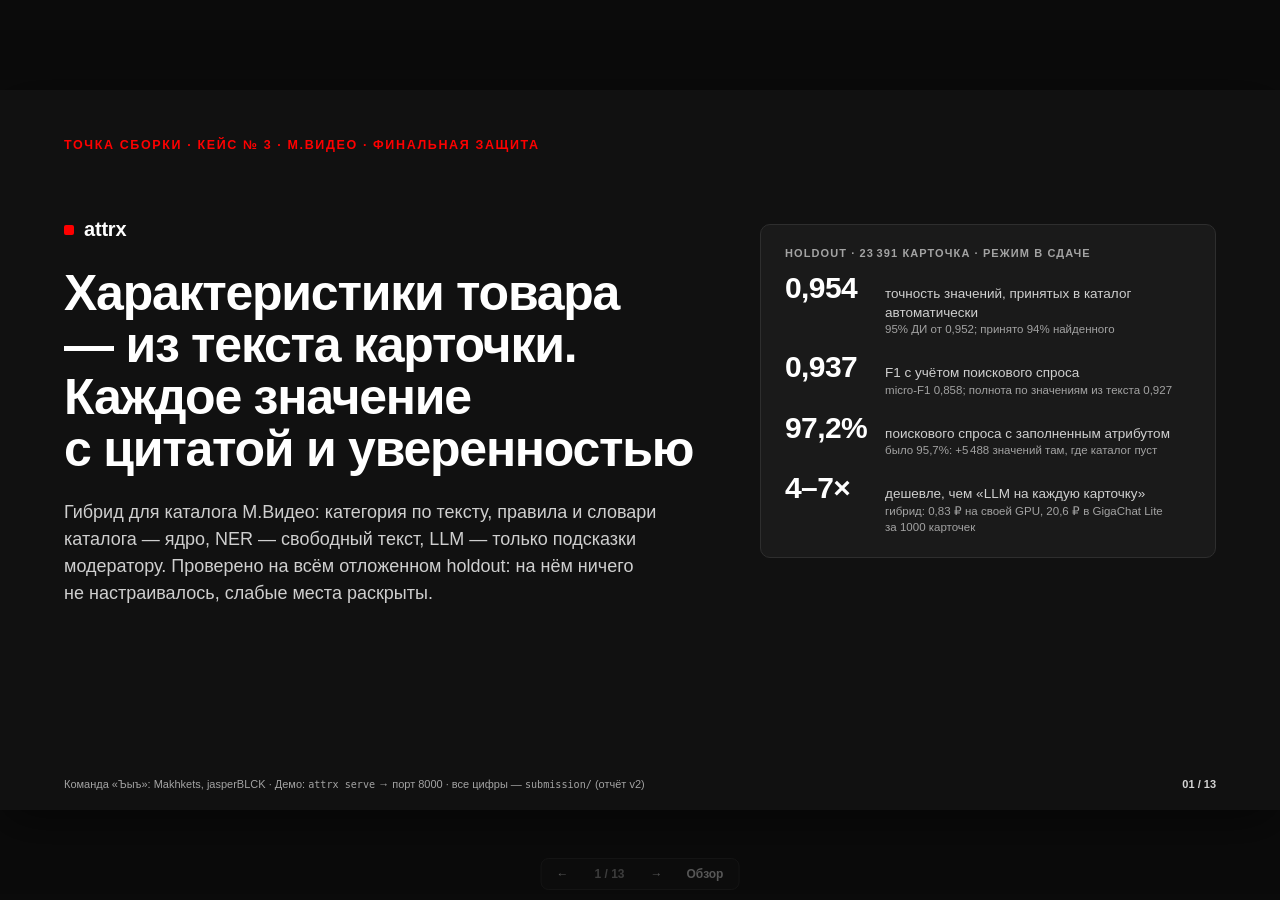
<file: docs/slides.html>
<!doctype html>
<html lang="ru">
<head>
<meta charset="utf-8">
<meta name="viewport" content="width=device-width, initial-scale=1">
<title>attrx — финальная защита</title>
<meta name="description" content="Финальная презентация кейса М.Видео: автозаполнение характеристик из текста карточки, результаты на holdout.">
<!-- Сгенерировано docs/slides.py из submission/*.json (отчёт v2) — правьте генератор, а не этот файл.
     Навигация: ← → / пробел, Home / End, 1–9, O — обзор, F — полный экран. -->
<style>
:root{
  --paper:#ffffff; --ink:#111111; --ink-2:#3a3a3a; --muted:#6b7280; --faint:#9ca3af;
  --hair:#e5e7eb; --wash:#f5f5f6; --bar:#9aa0a8;
  --red:#fe0000;      /* М.Видео: цвет обложки презентации кейса (слайд 1, сэмпл пикселей) — крупные заливки и линии */
  --red-ink:#e2231a;  /* акцент кейсодателя на белых слайдах; 4,7:1 на белом — мелкий красный текст */
  --red-wash:#fdeceb;
  --night:#111111; --night-2:#1a1a1a; --night-hair:#2e2e2e; --night-muted:#a3a3a3;
  --sans:"Inter","Adwaita Sans","Segoe UI","Noto Sans",Roboto,"Helvetica Neue",Arial,sans-serif;
  --mono:"JetBrains Mono","JetBrainsMono NF","Adwaita Mono",ui-monospace,Consolas,monospace;
  --s:1;
}
*{box-sizing:border-box;margin:0;padding:0}
html,body{height:100%}
body{background:#0b0b0b;font-family:var(--sans);color:var(--ink);-webkit-font-smoothing:antialiased;text-rendering:optimizeLegibility;font-kerning:normal}
.stage{position:fixed;inset:0;display:grid;place-items:center}
.frame{display:none;position:relative;width:calc(1280px * var(--s));height:calc(720px * var(--s));box-shadow:0 12px 48px rgba(0,0,0,.5)}
.frame.on{display:block}
.slide{position:absolute;left:0;top:0;width:1280px;height:720px;transform:scale(var(--s));transform-origin:0 0;overflow:hidden;
  background:var(--paper);color:var(--ink);padding:48px 64px 0}

/* типографика */
.kicker{font-size:12.5px;font-weight:650;letter-spacing:.13em;text-transform:uppercase;color:var(--red-ink)}
.h{font-size:37px;line-height:1.1;letter-spacing:-.02em;font-weight:720;margin-top:12px;max-width:1120px;text-wrap:balance}
.lead{font-size:17px;line-height:1.45;color:var(--ink-2);margin-top:10px;max-width:980px}
.lbl{display:block;font-size:11px;font-weight:650;letter-spacing:.1em;text-transform:uppercase;color:var(--muted);margin-bottom:6px}
.small{font-size:12px;line-height:1.45;color:var(--muted)}
.foot{position:absolute;left:64px;right:64px;bottom:18px;display:flex;justify-content:space-between;align-items:baseline;gap:32px;
  font-size:11px;line-height:1.4;color:var(--muted)}
.pg{font-weight:650;color:var(--ink-2);font-variant-numeric:tabular-nums;white-space:nowrap}
.todo{display:inline-block;border:1px dashed var(--red-ink);color:var(--red-ink);background:var(--red-wash);border-radius:4px;
  padding:0 6px;font-size:.84em;font-weight:650;line-height:1.55;white-space:nowrap;letter-spacing:0}
.pend{display:inline-block;border:1px dashed var(--faint);color:var(--ink-2);background:var(--wash);border-radius:4px;
  padding:0 6px;font-size:.84em;font-weight:650;line-height:1.55;white-space:nowrap;letter-spacing:0}
.st{display:inline-block;font-size:10px;font-weight:700;letter-spacing:.07em;text-transform:uppercase;border:1px solid currentColor;
  border-radius:3px;padding:0 4px;line-height:15px;vertical-align:1px;white-space:nowrap}
.st.plan{color:var(--muted)} .st.yes{color:var(--ink)}
q{quotes:"«" "»"}
.mono{font-family:var(--mono);font-size:.92em}
.cols{display:grid;grid-template-columns:repeat(12,1fr);column-gap:24px}
.rule{border-top:1px solid var(--hair)}

/* svg-схемы: цвета из токенов страницы */
svg{display:block;width:100%;height:auto;overflow:visible}
svg text{font-family:var(--sans);fill:var(--ink)}
svg .t{font-size:13.5px;font-weight:700} svg .u{font-size:11.5px;fill:var(--muted)} svg .e{font-size:12px;font-weight:600}
svg .box{fill:var(--paper);stroke:var(--ink);stroke-width:1.2}
svg .ln{stroke:var(--ink);stroke-width:1.2;fill:none}
svg .ah{fill:var(--ink)}
svg .hot{stroke:var(--red);stroke-width:2.4}
svg .red-fill{fill:var(--red);stroke:none}
svg .on-red{fill:#fff}

/* тёмные слайды */
.slide.dark{background:var(--night);color:#fff}
.dark .kicker{color:var(--red)}
.dark .foot{color:var(--night-muted)} .dark .pg{color:#d4d4d4}
.dark .small{color:var(--night-muted)}

/* 1 · обложка */
.cover-grid{display:grid;grid-template-columns:640px 1fr;column-gap:56px;margin-top:66px;align-items:start}
.wordmark{font-size:20px;font-weight:760;letter-spacing:-.01em;color:#fff;display:flex;align-items:center;gap:10px}
.wordmark::before{content:"";width:10px;height:10px;background:var(--red);border-radius:2px}
.cover-h{font-size:50px;line-height:1.04;letter-spacing:-.025em;font-weight:740;margin-top:26px;text-wrap:balance}
.cover-lead{font-size:18px;line-height:1.5;color:#cfcfcf;margin-top:24px;max-width:600px}
.demo{background:var(--night-2);border:1px solid var(--night-hair);border-radius:10px;padding:22px 24px;margin-top:6px}
.demo .src{font-size:15px;line-height:1.65;color:#e8e8e8}
.demo .src u{text-decoration:none;border-bottom:2px solid var(--red);padding-bottom:1px}
.demo .arrow{display:flex;align-items:center;gap:10px;margin:16px 0 12px;font-size:11px;font-weight:650;letter-spacing:.1em;text-transform:uppercase;color:var(--night-muted)}
.demo .arrow::after{content:"";flex:1;border-top:1px solid var(--night-hair)}
.demo .lblx{font-size:11px;font-weight:650;letter-spacing:.1em;text-transform:uppercase;color:var(--night-muted);margin-bottom:10px}
.out{display:grid;grid-template-columns:1fr auto auto;column-gap:18px;row-gap:2px;align-items:baseline}
.out .a{font-size:13px;color:#bdbdbd}
.out .v{font-size:17px;font-weight:700;color:#fff;text-align:right}
.out .c{font-size:15px;font-weight:650;color:#fff;font-variant-numeric:tabular-nums}
.out .qq{grid-column:1/-1;font-family:var(--mono);font-size:11.5px;color:var(--night-muted);margin-bottom:9px}
.s-cover .foot{font-size:12px}

/* 2 · проблема */
.chain{margin-top:22px}
.chain .t{font-size:14px}
.p-grid{display:grid;grid-template-columns:7fr 5fr;column-gap:48px;margin-top:22px}
.hero-row{display:flex;align-items:flex-end;gap:20px}
.hero{font-size:76px;line-height:.9;font-weight:760;letter-spacing:-.035em;white-space:nowrap}
.hero-cap{font-size:16px;line-height:1.35;color:var(--ink-2);max-width:400px;padding-bottom:4px}
.bars{margin-top:20px;display:grid;grid-template-columns:auto auto 1fr;column-gap:14px;row-gap:5px;align-items:center}
.bars .q{font-size:13px;color:var(--ink);white-space:nowrap}
.bars .k{font-size:11.5px;color:var(--muted);white-space:nowrap}
.bars .b{display:flex;align-items:center;gap:8px;min-width:0}
.bars .b i{display:block;height:10px;width:calc((100% - 60px) * var(--w));min-width:2px;background:var(--bar);border-radius:0 3px 3px 0}
.bars .b em{font-style:normal;font-size:12.5px;font-weight:600;font-variant-numeric:tabular-nums;color:var(--ink-2)}
.facts{border-left:1px solid var(--hair);padding-left:28px}
.fact{padding:9px 0;border-bottom:1px solid var(--hair)}
.fact:first-child{padding-top:0}
.fact b{display:block;font-size:24px;line-height:1.1;font-weight:740;letter-spacing:-.015em}
.fact > span{display:block;font-size:12.5px;line-height:1.4;color:var(--muted);margin-top:2px}
.fact .todo{margin-right:6px}
.fact.last{border-bottom:0}
.money{position:absolute;left:64px;right:64px;bottom:44px;font-size:13.5px;line-height:1.45;color:var(--ink-2);padding-top:10px;border-top:1px solid var(--hair)}
.money b{color:var(--ink)}

/* 3 · роли */
.roles{display:grid;grid-template-columns:repeat(4,1fr);margin-top:30px;border-top:2px solid var(--ink)}
.role{padding:18px 22px 0 0;margin-right:22px;border-right:1px solid var(--hair);display:flex;flex-direction:column}
.role:last-child{border-right:0;margin-right:0;padding-right:0}
.role h3{font-size:19px;line-height:1.2;font-weight:720;letter-spacing:-.01em;min-height:46px}
.role .jtbd{font-size:14px;line-height:1.46;color:var(--ink-2);margin-top:10px;min-height:128px}
.role ul{list-style:none;margin-top:2px}
.role li{font-size:13.5px;line-height:1.4;padding-left:14px;position:relative;margin-bottom:6px}
.role li::before{content:"";position:absolute;left:0;top:.62em;width:6px;height:1.5px;background:var(--ink)}
.role .gives{margin-top:10px;min-height:110px}
.role .metric{margin-top:8px;padding-top:12px;border-top:1px solid var(--hair);font-size:13.5px;line-height:1.4;font-weight:600}
.value-line{position:absolute;left:64px;right:64px;bottom:44px;font-size:14.5px;line-height:1.45;color:var(--ink-2);padding-top:10px;border-top:1px solid var(--hair)}
.value-line b{color:var(--ink)}

/* 4 · пайплайн */
.pipe{margin-top:26px}
.layers{display:grid;grid-template-columns:repeat(4,1fr);column-gap:24px;margin-top:22px;border-top:1px solid var(--hair);padding-top:14px}
.layers h4{font-size:14px;font-weight:720;margin-bottom:4px}
.layers p{font-size:12.5px;line-height:1.45;color:var(--ink-2)}
.layers .hotl h4{color:var(--red-ink)}
.share-line{position:absolute;left:64px;right:64px;bottom:44px;font-size:13px;line-height:1.45;color:var(--ink-2)}
.share-line b{color:var(--ink)}

/* 5 · доверие */
.t-grid{display:grid;grid-template-columns:5fr 7fr;column-gap:36px;margin-top:22px}
.card-src{background:var(--wash);border-radius:8px;padding:22px 22px 18px;font-size:14px;line-height:2.3;color:var(--ink-2);display:flex;flex-direction:column}
.card-src .ttl{font-size:15px;font-weight:700;color:var(--ink);line-height:2.1;margin-bottom:2px}
.card-src mark{background:none;color:var(--ink);font-weight:600;border-bottom:2px solid var(--ink);position:relative;padding-bottom:0}
.card-src mark.r{border-bottom-color:var(--red)}
.card-src mark sup{position:absolute;left:50%;transform:translateX(-50%);top:-1.15em;font-size:9.5px;font-weight:700;letter-spacing:.06em;text-transform:uppercase;color:var(--muted);line-height:1;white-space:nowrap}
.card-src mark.r sup{color:var(--red-ink)}
.card-src .gap{color:var(--faint)}
.card-src .legend{margin-top:auto;padding-top:12px;border-top:1px solid #e3e3e6;font-size:11.5px;line-height:1.5;color:var(--muted)}
.card-src .legend i{display:inline-block;width:18px;height:0;border-bottom:2px solid var(--ink);vertical-align:3px;margin-right:6px}
.card-src .legend i.r{border-bottom-color:var(--red);margin-left:14px}
.res{width:100%;border-collapse:collapse;font-size:13px;align-self:start}
.res th{font-size:10.5px;font-weight:650;letter-spacing:.09em;text-transform:uppercase;color:var(--muted);text-align:left;padding:0 8px 7px 0;border-bottom:1px solid var(--ink)}
.res td{padding:7px 8px 7px 0;border-bottom:1px solid var(--hair);vertical-align:top;line-height:1.35}
.res td.v{font-weight:700;white-space:nowrap}
.res td.n{white-space:nowrap;font-variant-numeric:tabular-nums}
.res td.src{color:var(--ink-2);font-size:12.5px}
.res td.stt{white-space:nowrap;font-weight:650}
.res tr.rv td.stt{color:var(--red-ink)}
.dot{display:inline-block;width:7px;height:7px;border-radius:50%;background:var(--ink);margin-right:6px;vertical-align:1px}
.rv .dot{background:var(--red)}
.meter{position:relative;display:inline-block;width:52px;height:6px;background:var(--hair);border-radius:3px;vertical-align:1px;margin-right:7px}
.meter i{position:absolute;left:0;top:0;bottom:0;width:calc(var(--v) * 100%);background:var(--ink);border-radius:3px}
.meter.low i{background:var(--red)}
.meter b{position:absolute;left:70%;top:-3px;bottom:-3px;width:1.5px;background:var(--ink)}
.contract{display:grid;grid-template-columns:repeat(5,1fr);column-gap:18px;margin-top:20px;border-top:2px solid var(--ink);padding-top:12px}
.contract div{font-size:12.5px;line-height:1.4;color:var(--ink-2)}
.contract b{display:block;font-size:14px;color:var(--ink);margin-bottom:3px}
.contract b span{color:var(--red-ink);font-variant-numeric:tabular-nums;margin-right:6px}
.loop{margin-top:12px;font-size:12.5px;line-height:1.45;color:var(--ink-2)}
.caught{margin-top:12px;padding:9px 12px;border-left:3px solid var(--red);background:var(--red-wash);font-size:12.5px;line-height:1.45;color:var(--ink-2)}
.caught b{color:var(--ink)}
.loop b{color:var(--ink)}

/* 6 · метрики */
.m-grid{display:grid;grid-template-columns:8.6fr 3.4fr;column-gap:36px;margin-top:24px}
.mt{width:100%;border-collapse:collapse;font-size:13px;line-height:1.38}
.mt th{font-size:10.5px;font-weight:650;letter-spacing:.09em;text-transform:uppercase;color:var(--muted);text-align:left;padding:0 12px 7px 0;border-bottom:1px solid var(--ink)}
.mt td{padding:5px 12px 5px 0;border-bottom:1px solid var(--hair);vertical-align:top;color:var(--ink-2)}
.mt td:first-child{font-weight:700;color:var(--ink);width:170px}
.mt{margin-top:20px}
.mt td.now{font-weight:720;color:var(--ink);width:230px}
.mt td.goal{font-weight:500;color:var(--ink-2);width:250px}
.mt td.art{font-family:var(--mono);font-size:11.5px;color:var(--muted);width:118px}
.facts-row{display:grid;grid-template-columns:repeat(4,1fr);column-gap:24px;margin-top:16px}
.facts-row div{font-size:12px;line-height:1.38;color:var(--ink-2);border-top:2px solid var(--ink);padding-top:7px}
.facts-row b{display:block;font-size:21px;line-height:1.1;font-weight:740;letter-spacing:-.015em;color:var(--ink);margin-bottom:3px}
.side{border-left:1px solid var(--hair);padding-left:24px;font-size:13px;line-height:1.5;color:var(--ink-2)}
.side .big{display:block;font-size:28px;font-weight:740;letter-spacing:-.02em;color:var(--ink);line-height:1.05;margin-bottom:4px}
.side p{margin-bottom:12px}

/* 7 · внедрение */
.r-grid{display:grid;grid-template-columns:7fr 5fr;column-gap:44px;margin-top:26px}
.steps{display:grid;grid-template-columns:repeat(4,1fr);column-gap:16px;position:relative}
.step{border-top:2px solid var(--ink);padding-top:12px;position:relative}
.step.cur{border-top-color:var(--red)}
.step .n{font-size:12px;font-weight:700;letter-spacing:.08em;color:var(--muted);text-transform:uppercase}
.step.cur .n{color:var(--red-ink)}
.step h4{font-size:15.5px;line-height:1.25;font-weight:720;margin:5px 0 7px}
.step p{font-size:12.5px;line-height:1.45;color:var(--ink-2)}
.step .gate{display:block;margin-top:8px;font-size:12px;font-weight:650;color:var(--ink)}
.integr{margin-top:22px;padding-top:14px;border-top:1px solid var(--hair);display:grid;grid-template-columns:1fr 1fr;column-gap:24px;row-gap:12px}
.integr p{font-size:13px;line-height:1.5;color:var(--ink-2)}
.integr b{color:var(--ink)}
.econ{background:var(--wash);border-radius:10px;padding:20px 22px}
.econ h3{font-size:16px;font-weight:720;margin-bottom:12px}
.f{font-size:15.5px;line-height:1.75;font-variant-numeric:tabular-nums}
.f var{font-style:italic;font-family:"Noto Serif","Times New Roman",serif;font-size:1.06em}
.f sub{font-size:.68em;font-style:normal;font-family:var(--sans)}
.f .res-line{display:block;margin-top:6px;padding-top:8px;border-top:1px solid var(--hair);font-weight:700}
.inputs{margin-top:12px;font-size:12.5px;line-height:1.5;color:var(--ink-2);list-style:none}
.inputs li{padding:5px 0;border-top:1px solid #e9e9eb;display:flex;justify-content:space-between;align-items:center;gap:12px}
.inputs li span:last-child{text-align:right;font-weight:600;color:var(--ink);white-space:nowrap}

/* 8 · отличия (тёмный) */
.cmp{width:100%;border-collapse:collapse;margin-top:26px;font-size:15px;line-height:1.38}
.cmp th{font-size:11px;font-weight:650;letter-spacing:.1em;text-transform:uppercase;text-align:left;color:var(--night-muted);padding:0 16px 8px 0;border-bottom:1px solid #4a4a4a}
.cmp th.us{color:#fff}
.cmp th.us::before{content:"";display:inline-block;width:8px;height:8px;background:var(--red);border-radius:2px;margin-right:8px;vertical-align:0}
.cmp td{padding:9px 16px 9px 0;border-bottom:1px solid var(--night-hair);vertical-align:top;color:#bdbdbd}
.cmp td:first-child{color:#fff;font-weight:650;width:200px}
.cmp td.us{color:#fff}
.assets{display:grid;grid-template-columns:repeat(5,1fr);column-gap:18px;margin-top:26px}
.assets div{font-size:13px;line-height:1.42;color:#bdbdbd;border-top:1px solid #4a4a4a;padding-top:10px}
.assets b{display:block;color:#fff;font-size:14px;margin-bottom:4px}
.dark .st.plan{color:var(--night-muted)} .dark .st.yes{color:#fff}

/* 9 · план и риски */
.pr-grid{display:grid;grid-template-columns:4.6fr 7.4fr;column-gap:40px;margin-top:24px}
.tl{list-style:none;border-left:2px solid var(--ink);padding-left:0}
.tl li{position:relative;padding:0 0 12px 20px;font-size:13.5px;line-height:1.42;color:var(--ink-2)}
.tl li::before{content:"";position:absolute;left:-6px;top:4px;width:10px;height:10px;border-radius:50%;background:var(--paper);border:2px solid var(--ink)}
.tl li.now::before{background:var(--red);border-color:var(--red)}
.tl li.end::before{background:var(--ink)}
.tl b{display:block;font-size:14px;color:var(--ink)}
.rk{width:100%;border-collapse:collapse;font-size:13.5px;line-height:1.4}
.rk th{font-size:10.5px;font-weight:650;letter-spacing:.09em;text-transform:uppercase;color:var(--muted);text-align:left;padding:0 10px 7px 0;border-bottom:1px solid var(--ink)}
.rk td{padding:7px 10px 7px 0;border-bottom:1px solid var(--hair);vertical-align:top;color:var(--ink-2)}
.rk td:first-child{font-weight:700;color:var(--ink);width:150px}
.rk td.sts{width:96px;white-space:nowrap}
.asks{position:absolute;left:64px;right:64px;bottom:44px;font-size:13.5px;line-height:1.45;color:var(--ink-2);padding-top:10px;border-top:2px solid var(--ink)}
.asks b{color:var(--ink)}

/* интерфейс просмотра */
.hud{position:fixed;left:50%;bottom:10px;transform:translateX(-50%);display:flex;gap:6px;align-items:center;font:600 12px var(--sans);color:#9a9a9a;
  background:rgba(20,20,20,.86);border:1px solid #2a2a2a;border-radius:8px;padding:4px 6px;opacity:.35;transition:opacity .2s;user-select:none;z-index:5}
.hud:hover{opacity:1}
.hud button{font:inherit;color:#e5e5e5;background:none;border:0;padding:4px 9px;border-radius:5px;cursor:pointer}
.hud button:hover,.hud button:focus-visible{background:#2a2a2a;outline:none}
.hud .cnt{font-variant-numeric:tabular-nums;min-width:52px;text-align:center}
body.overview .stage{position:static;display:grid;grid-template-columns:repeat(3,auto);gap:22px;justify-content:center;align-content:start;padding:28px}
body.overview .frame{display:block;--s:.3;cursor:pointer;box-shadow:0 0 0 1px #2a2a2a}
body.overview .frame.on{box-shadow:0 0 0 3px var(--red)}
body.overview .hud{display:none}

@page{size:1280px 720px;margin:0}
@media print{
  html,body{height:auto;background:#fff}
  *{-webkit-print-color-adjust:exact;print-color-adjust:exact}
  .stage{position:static;display:block}
  .frame{display:block!important;--s:1;width:1280px;height:720px;box-shadow:none;break-after:page;page-break-after:always;overflow:hidden}
  .frame:last-child{break-after:auto;page-break-after:auto}
  .hud{display:none}
}
@media (prefers-reduced-motion:reduce){.hud{transition:none}}

.kpis{display:grid;grid-template-columns:repeat(3,1fr);column-gap:28px;row-gap:22px}
.kpi{border-top:2px solid var(--ink);padding-top:10px}
.kpi b{display:block;font-size:34px;line-height:1.05;font-weight:740;letter-spacing:-.02em;white-space:nowrap}
.kpi span{display:block;font-size:13px;line-height:1.4;color:var(--ink-2);margin-top:6px}
.kpi small{display:block;font-size:11.5px;line-height:1.35;color:var(--muted);margin-top:3px}
.res-grid{display:grid;grid-template-columns:4.3fr 7.7fr;column-gap:48px;margin-top:30px;align-items:start}
.big{font-size:118px;line-height:.86;font-weight:760;letter-spacing:-.045em}
.big-cap{font-size:16px;line-height:1.42;color:var(--ink-2);margin-top:16px;max-width:400px}
.big-cap b{color:var(--ink)}
.strip{position:absolute;left:64px;right:64px;bottom:44px;display:grid;grid-template-columns:1fr 1fr;column-gap:32px;
  border-top:1px solid var(--hair);padding-top:10px;font-size:12.5px;line-height:1.45;color:var(--ink-2)}
.strip b{color:var(--ink)}
.strip.s3{grid-template-columns:1fr 1fr 1fr;column-gap:28px;font-size:12px}
.lt{width:100%;border-collapse:collapse;font-size:13.5px;line-height:1.3;margin-top:24px;font-variant-numeric:tabular-nums}
.lt th{font-size:10.5px;font-weight:650;letter-spacing:.08em;text-transform:uppercase;color:var(--muted);text-align:right;
  padding:0 0 7px 10px;border-bottom:1px solid var(--ink);vertical-align:bottom}
.lt th:first-child,.lt td:first-child{text-align:left;padding-left:0}
.lt td{padding:6px 0 6px 10px;border-bottom:1px solid var(--hair);text-align:right;color:var(--ink-2)}
.lt td:first-child{color:var(--ink);font-weight:600}
.lt tr.sec td{border-bottom:0;padding-top:14px;font-size:11px;font-weight:650;letter-spacing:.08em;text-transform:uppercase;color:var(--muted);text-align:left}
.lt tr.hl td{background:var(--red-wash);color:var(--ink);font-weight:700}
.lt tr.hl td:first-child{box-shadow:inset 3px 0 0 var(--red)}
.takeaways{display:grid;grid-template-columns:repeat(4,1fr);column-gap:22px;margin-top:20px}
.takeaways div{font-size:12.5px;line-height:1.42;color:var(--ink-2);border-top:2px solid var(--ink);padding-top:8px}
.takeaways b{display:block;font-size:13.5px;color:var(--ink);margin-bottom:3px}
.takeaways.t5{grid-template-columns:repeat(5,1fr);column-gap:18px;margin-top:16px}
.takeaways.t5 div{font-size:12px}
.lt.tight td{padding:4px 0 4px 10px}
.lt.tight tr.sec td{padding-top:9px}
.caveat{margin-top:10px;padding:10px 16px;border-left:3px solid var(--red);background:var(--red-wash);font-size:13px;line-height:1.45;color:var(--ink-2)}
.caveat b{color:var(--ink)}
.two{display:grid;grid-template-columns:1fr 1fr;column-gap:44px;margin-top:22px;align-items:start}
.two-w{display:grid;grid-template-columns:6fr 5fr;column-gap:40px;margin-top:20px;align-items:start}
.chart-cap{font-size:12px;line-height:1.45;color:var(--muted);margin-top:6px}
.chart-cap b{color:var(--ink-2)}
.mf{width:100%;border-collapse:collapse;font-size:13px;line-height:1.3;font-variant-numeric:tabular-nums}
.mf th{font-size:10.5px;font-weight:650;letter-spacing:.08em;text-transform:uppercase;color:var(--muted);text-align:right;
  padding:0 0 6px 10px;border-bottom:1px solid var(--ink)}
.mf th:first-child,.mf td:first-child{text-align:left;padding-left:0}
.mf td{padding:3px 0 3px 10px;border-bottom:1px solid var(--hair);text-align:right;color:var(--ink-2)}
.mf td:first-child{color:var(--ink)}
.mf td.f{font-weight:700;color:var(--ink)}
.mf tr.grp td{font-size:11px;font-weight:650;letter-spacing:.08em;text-transform:uppercase;color:var(--muted);padding-top:8px;border-bottom:0}
.mf td.low{color:var(--red-ink);font-weight:700}
.notes{list-style:none;margin-top:4px}
.notes li{font-size:13px;line-height:1.45;color:var(--ink-2);padding:9px 0;border-bottom:1px solid var(--hair)}
.notes li:first-child{padding-top:0}
.notes b{display:block;font-size:20px;line-height:1.15;font-weight:740;color:var(--ink);letter-spacing:-.01em;margin-bottom:2px}
.shots{display:grid;grid-template-columns:744px 1fr;column-gap:24px;margin-top:16px}
.shot img{display:block;width:100%;height:auto;border:1px solid var(--hair);border-radius:6px}
.shot p{font-size:12px;line-height:1.4;color:var(--ink-2);margin-top:6px}
.shot p b{color:var(--ink)}
.shots .col{display:flex;flex-direction:column;gap:12px}
.flow{list-style:none;counter-reset:f}
.flow li{position:relative;padding:0 0 18px 92px;min-height:62px}
.flow li > b{position:absolute;left:0;top:-4px;width:84px;font-size:34px;line-height:1;font-weight:740;letter-spacing:-.02em}
.flow li > span{display:block;font-size:15px;line-height:1.4;color:var(--ink)}
.flow li > small{display:block;font-size:12.5px;line-height:1.4;color:var(--muted);margin-top:3px}
.flow .mono{font-size:12px}
.flow li.r b{color:var(--red-ink)}
.cf{width:100%;border-collapse:collapse;font-size:15px;font-variant-numeric:tabular-nums;margin-top:8px}
.cf th{font-size:10.5px;font-weight:650;letter-spacing:.08em;text-transform:uppercase;color:var(--muted);text-align:right;padding:0 0 7px 12px;border-bottom:1px solid var(--ink)}
.cf th:first-child,.cf td:first-child{text-align:left;padding-left:0}
.cf td{padding:7px 0 7px 12px;border-bottom:1px solid var(--hair);text-align:right}
.cf td.d{color:var(--red-ink);font-weight:700}
.verdict{margin-top:22px;padding:16px 18px;background:var(--wash);border-radius:8px;font-size:14.5px;line-height:1.5;color:var(--ink-2)}
.verdict b{color:var(--ink)}
.cost{list-style:none}
.cost li{padding:12px 0 14px;border-bottom:1px solid var(--hair)}
.cost li:first-child{padding-top:0}
.cost .who{display:flex;justify-content:space-between;align-items:baseline;font-size:14px;font-weight:650}
.cost .who em{font-style:normal;font-size:13px;font-weight:700;color:var(--red-ink)}
.cost .row{display:grid;grid-template-columns:170px 1fr 74px;column-gap:10px;align-items:center;margin-top:6px;font-size:12.5px;color:var(--ink-2)}
.cost .row i{display:block;height:12px;border-radius:0 3px 3px 0;background:var(--bar)}
.cost .row.h i{background:var(--red-ink)}
.cost .row span:last-child{text-align:right;font-weight:650;color:var(--ink);font-variant-numeric:tabular-nums}
.speed{width:100%;border-collapse:collapse;font-size:13px;font-variant-numeric:tabular-nums}
.speed th{font-size:10.5px;font-weight:650;letter-spacing:.08em;text-transform:uppercase;color:var(--muted);text-align:right;padding:0 0 7px 10px;border-bottom:1px solid var(--ink)}
.speed th:first-child,.speed td:first-child{text-align:left;padding-left:0}
.speed td{padding:6px 0 6px 10px;border-bottom:1px solid var(--hair);text-align:right;color:var(--ink-2)}
.speed td:first-child{color:var(--ink)}
.speed tr.hl td{font-weight:700;color:var(--ink);background:var(--red-wash)}
.rr{display:grid;grid-template-columns:3.4fr 8.6fr;column-gap:36px;margin-top:22px}
.steps-v{list-style:none;border-left:2px solid var(--ink)}
.steps-v li{position:relative;padding:0 0 14px 18px}
.steps-v li::before{content:"";position:absolute;left:-6px;top:4px;width:10px;height:10px;border-radius:50%;background:var(--paper);border:2px solid var(--ink)}
.steps-v li.done::before{background:var(--red);border-color:var(--red)}
.steps-v li > b{display:block;font-size:14px;color:var(--ink)}
.steps-v li > span{display:block;font-size:12.5px;line-height:1.4;color:var(--ink-2)}
.steps-v .mono{font-size:11.5px}
.rk2{width:100%;border-collapse:collapse;font-size:12.8px;line-height:1.38}
.rk2 th{font-size:10.5px;font-weight:650;letter-spacing:.08em;text-transform:uppercase;color:var(--muted);text-align:left;padding:0 10px 7px 0;border-bottom:1px solid var(--ink)}
.rk2 td{padding:7px 10px 7px 0;border-bottom:1px solid var(--hair);vertical-align:top;color:var(--ink-2)}
.rk2 td:first-child{font-weight:700;color:var(--ink);width:150px}
.rk2 td.ev{color:var(--ink);font-weight:600;width:300px}
.fin{display:grid;grid-template-columns:repeat(3,1fr);column-gap:32px;margin-top:26px}
.fin h3{font-size:15px;font-weight:720;margin-bottom:8px;padding-top:10px;border-top:2px solid var(--ink)}
.fin ul{list-style:none}
.fin li{font-size:13px;line-height:1.42;color:var(--ink-2);padding:5px 0;border-bottom:1px solid var(--hair)}
.fin li b{color:var(--ink)}
.cover-kpis{background:var(--night-2);border:1px solid var(--night-hair);border-radius:10px;padding:22px 24px;margin-top:6px}
.cover-kpis .lblx{font-size:11px;font-weight:650;letter-spacing:.1em;text-transform:uppercase;color:var(--night-muted);margin-bottom:14px}
.cover-kpis dl{display:grid;grid-template-columns:auto 1fr;column-gap:18px;row-gap:14px;align-items:baseline}
.cover-kpis dt{font-size:30px;line-height:1;font-weight:740;letter-spacing:-.02em;color:#fff;white-space:nowrap}
.cover-kpis dd{font-size:13.5px;line-height:1.38;color:#cfcfcf}
.cover-kpis dd small{display:block;font-size:11.5px;color:var(--night-muted)}
svg .bar{fill:var(--bar)} svg .bar.hl{fill:var(--red-ink)}
svg .ax{stroke:#c3c2b7;stroke-width:1} svg .grid{stroke:#e8e8ea;stroke-width:1}
svg .refl{stroke:var(--ink);stroke-width:1} svg .refl.r{stroke:var(--red);stroke-width:1.5}
svg .tk{font-size:11px;fill:var(--muted)} svg .lb{font-size:12.5px} svg .lbm{font-size:11px;fill:var(--muted)}
svg .val{font-size:12px;font-weight:650;font-variant-numeric:tabular-nums;paint-order:stroke;stroke:var(--paper);stroke-width:4px;stroke-linejoin:round}
svg .ln2{fill:none;stroke-width:2;stroke-linejoin:round;stroke-linecap:round}
svg .s-ink{stroke:var(--ink)} svg .s-gray{stroke:var(--bar)} svg .s-red{stroke:var(--red-ink)}
svg .dot{fill:var(--ink);stroke:var(--paper);stroke-width:2} svg .dot.r{fill:var(--red-ink)}
svg .dot.o{fill:var(--paper);stroke:var(--bar);stroke-width:2}
svg .val.r{fill:var(--red-ink)}
</style>
</head>
<body>
<main class="stage" id="stage">
<div class="frame"><section class="slide dark" aria-label="Слайд 1 из 13. Обложка">
  <div class="kicker">Точка сборки · Кейс № 3 · М.Видео · Финальная защита</div>
  <div class="cover-grid">
    <div>
      <div class="wordmark">attrx</div>
      <h1 class="cover-h">Характеристики товара — из&nbsp;текста карточки. Каждое значение с&nbsp;цитатой и&nbsp;уверенностью</h1>
      <p class="cover-lead">Гибрид для каталога М.Видео: категория по&nbsp;тексту, правила и&nbsp;словари каталога — ядро, NER&nbsp;— свободный текст, LLM&nbsp;— только подсказки модератору. Проверено на&nbsp;всём отложенном holdout: на&nbsp;нём ничего не&nbsp;настраивалось, слабые места раскрыты.</p>
    </div>
    <div class="cover-kpis" aria-label="Главные цифры на holdout">
      <div class="lblx">Holdout · 23&#8239;391 карточка · режим в&nbsp;сдаче</div>
      <dl>
        <dt>0,954</dt><dd>точность значений, принятых в&nbsp;каталог автоматически<small>95% ДИ от&nbsp;0,952; принято 94% найденного</small></dd>
        <dt>0,937</dt><dd>F1 с&nbsp;учётом поискового спроса<small>micro-F1 0,858; полнота по&nbsp;значениям из&nbsp;текста 0,927</small></dd>
        <dt>97,2%</dt><dd>поискового спроса с&nbsp;заполненным атрибутом<small>было 95,7%: +5&#8239;488 значений там, где каталог пуст</small></dd>
        <dt>4–7×</dt><dd>дешевле, чем «LLM на&nbsp;каждую карточку»<small>гибрид: 0,83&nbsp;₽ на&nbsp;своей GPU, 20,6&nbsp;₽ в&nbsp;GigaChat Lite за&nbsp;1000 карточек</small></dd>
      </dl>
    </div>
  </div>
  <div class="foot"><span>Команда «Ъыъ»: Makhkets, jasperBLCK · Демо: <span class="mono">attrx serve</span> → порт 8000 · все цифры — <span class="mono">submission/</span> (отчёт v2)</span><span class="pg">01 / 13</span></div>
</section></div>
<div class="frame"><section class="slide" aria-label="Слайд 2 из 13. Проблема в деньгах">
  <div class="kicker">Проблема · деньги</div>
  <h2 class="h">Нет характеристики — нет товара в&nbsp;фильтре, а&nbsp;значит и&nbsp;в&nbsp;выручке</h2>
  <div class="p-grid" style="margin-top:26px">
    <div>
      <div class="hero-row"><div class="hero">56,5%</div>
        <div class="hero-cap">кликов из&nbsp;поиска — по&nbsp;запросам, где покупатель назвал атрибут; 24,9% — характеристику кроме бренда и&nbsp;модели</div></div>
      <div class="bars" role="img" aria-label="Клики по запросам, где названа характеристика">
        <span class="q">«игровые ноутбуки»</span><span class="k">тип</span><span class="b"><i style="--w:1.000"></i><em>88&#8239;336</em></span>
        <span class="q">«встраиваемые посудомоечные машины 45см»</span><span class="k">ширина</span><span class="b"><i style="--w:0.853"></i><em>75&#8239;371</em></span>
        <span class="q">«смартфоны samsung»</span><span class="k">бренд</span><span class="b"><i style="--w:0.778"></i><em>68&#8239;732</em></span>
        <span class="q">«телевизоры 55»</span><span class="k">диагональ</span><span class="b"><i style="--w:0.700"></i><em>61&#8239;792</em></span>
        <span class="q">«накопительные водонагреватели 50л»</span><span class="k">объём</span><span class="b"><i style="--w:0.322"></i><em>28&#8239;465</em></span>
        <span class="q">«iphone 17 pro max 512gb»</span><span class="k">память</span><span class="b"><i style="--w:0.053"></i><em>4&#8239;691</em></span>
        <span class="q">«холодильник черный»</span><span class="k">цвет</span><span class="b"><i style="--w:0.025"></i><em>2&#8239;172</em></span>
      </div>
      <p class="small" style="margin-top:8px">Числа у&nbsp;полос — клики по&nbsp;точному запросу. Доли — разметка всех запросов словарём каталога; описательные запросы без значения не&nbsp;засчитаны — оценка снизу.</p>
    </div>
    <aside class="facts" aria-label="Масштаб данных кейса">
      <div class="fact"><b>1&#8239;177&#8239;200</b><span>описаний карточек: название и&nbsp;текст продавца — вход решения</span></div>
      <div class="fact"><b>546&#8239;069</b><span>офферов каталога с&nbsp;характеристиками в&nbsp;6&#8239;963 категориях — эталон</span></div>
      <div class="fact"><b>30&#8239;991&#8239;350</b><span>кликов из&nbsp;поиска — вес атрибута в&nbsp;метриках и&nbsp;в&nbsp;очереди модератора</span></div>
      <div class="fact"><b>75%</b><span>карточек без оффера и&nbsp;без кликов: есть только текст — холодный старт</span></div>
      <div class="fact last"><b>83%</b><span>эталонных значений есть в&nbsp;тексте карточки (holdout): остальное не&nbsp;извлечь, только «нет в&nbsp;тексте»</span></div>
    </aside>
  </div>
  <p class="money"><b>Деньги:</b> дозаполненная характеристика → больше показов в&nbsp;фильтрах и&nbsp;атрибутной выдаче × CTR × конверсия × средний чек. CTR, конверсия и&nbsp;чек — данные М.Видео; эффект подтверждаем A/B по&nbsp;категориям.</p>
  <div class="foot"><span>Источники: архив кейса; доли спроса — <span class="mono">docs/EDA.md</span> §6; клики по&nbsp;запросам — <span class="mono">docs/checkpoint/demand_stats.json</span>; доля эталона в&nbsp;тексте — <span class="mono">submission/metrics.json</span></span><span class="pg">02 / 13</span></div>
</section></div>
<div class="frame"><section class="slide" aria-label="Слайд 3 из 13. Решение">
  <div class="kicker">Решение · гибридный пайплайн</div>
  <h2 class="h">Ядро закрывают дешёвые правила. LLM&nbsp;— только для остатка и&nbsp;только с&nbsp;цитатой</h2>
  <figure class="pipe">
    <svg viewBox="0 0 1152 312" role="img" aria-label="Схема: карточка, затем правила и словари. Если атрибут закрыт уверенно, он идёт сразу в оценку уверенности и порог. Если нет, он уходит в хвост: NER, затем LLM, затем проверка заземления; прошедшие значения возвращаются в оценку уверенности, непрошедшие отбрасываются. После порога: принято в PIM, на проверку модератору или нет в тексте. Правки модератора возвращаются в словари.">
      <defs><marker id="ah4" viewBox="0 0 10 10" refX="9" refY="5" markerWidth="7" markerHeight="7" orient="auto"><path d="M0,0 L10,5 L0,10 z" class="ah"/></marker></defs>
      <!-- основной путь -->
      <rect class="box" x="0.6" y="34.6" width="150" height="80" rx="6"/>
      <text class="t" x="75" y="64" text-anchor="middle">Карточка</text>
      <text class="u" x="75" y="83" text-anchor="middle">текст и атрибуты</text>
      <text class="u" x="75" y="99" text-anchor="middle">продавца → категория</text>
      <line class="ln" x1="152" y1="74" x2="179" y2="74" marker-end="url(#ah4)"/>
      <rect class="box" x="182.6" y="34.6" width="200" height="80" rx="6"/>
      <text class="t" x="282" y="64" text-anchor="middle">Правила и словари</text>
      <text class="u" x="282" y="83" text-anchor="middle">regex, единицы, синонимы,</text>
      <text class="u" x="282" y="99" text-anchor="middle">атрибуты продавца</text>
      <line class="ln" x1="384" y1="74" x2="403" y2="74" marker-end="url(#ah4)"/>
      <polygon class="box" points="406,74 466,30 526,74 466,118"/>
      <text class="e" x="466" y="71" text-anchor="middle">закрыт</text>
      <text class="e" x="466" y="86" text-anchor="middle">уверенно?</text>
      <line class="ln" x1="527" y1="74" x2="805" y2="74" marker-end="url(#ah4)"/>
      <text class="e" x="666" y="65" text-anchor="middle">да — ядро, без LLM</text>
      <text class="u" x="666" y="93" text-anchor="middle">≥ 0,6 и без конфликта</text>
      <rect class="box" x="808.6" y="34.6" width="170" height="80" rx="6"/>
      <text class="t" x="893" y="62" text-anchor="middle">Уверенность</text>
      <text class="u" x="893" y="81" text-anchor="middle">noisy-OR + калибровка,</text>
      <text class="u" x="893" y="97" text-anchor="middle">порог 0,70 (P ≥ 0,95)</text>
      <polyline class="ln" points="980,74 992,74"/>
      <polyline class="ln" points="992,28 992,120"/>
      <line class="ln" x1="992" y1="28" x2="1003" y2="28" marker-end="url(#ah4)"/>
      <line class="ln" x1="992" y1="74" x2="1003" y2="74" marker-end="url(#ah4)"/>
      <line class="ln" x1="992" y1="120" x2="1003" y2="120" marker-end="url(#ah4)"/>
      <rect class="box" x="1006.6" y="10.6" width="124" height="36" rx="5"/>
      <text class="e" x="1068" y="25" text-anchor="middle">принято</text><text class="u" x="1068" y="40" text-anchor="middle">→ в PIM</text>
      <rect class="box" x="1006.6" y="56.6" width="124" height="36" rx="5"/>
      <text class="e" x="1068" y="71" text-anchor="middle">на проверку</text><text class="u" x="1068" y="86" text-anchor="middle">→ модератору</text>
      <rect class="box" x="1006.6" y="102.6" width="124" height="36" rx="5"/>
      <text class="e" x="1068" y="117" text-anchor="middle">нет в тексте</text><text class="u" x="1068" y="132" text-anchor="middle">→ не выдумываем</text>
      <!-- хвост -->
      <line class="ln" x1="466" y1="119" x2="466" y2="193" marker-end="url(#ah4)"/>
      <text class="e" x="477" y="150">нет: пусто, слабо</text>
      <text class="e" x="477" y="166">или конфликт</text>
      <rect class="box" x="396.6" y="196.6" width="140" height="70" rx="6"/>
      <text class="t" x="466" y="222" text-anchor="middle">NER</text>
      <text class="u" x="466" y="240" text-anchor="middle">ruBERT-tiny2,</text>
      <text class="u" x="466" y="255" text-anchor="middle">свободный текст</text>
      <line class="ln" x1="538" y1="231" x2="563" y2="231" marker-end="url(#ah4)"/>
      <rect class="box hot" x="566.6" y="196.6" width="200" height="70" rx="6"/>
      <text class="t" x="666" y="222" text-anchor="middle">LLM в контуре</text>
      <text class="u" x="666" y="240" text-anchor="middle">strict JSON, temperature 0,</text>
      <text class="u" x="666" y="255" text-anchor="middle">обязательная цитата</text>
      <line class="ln" x1="768" y1="231" x2="805" y2="231" marker-end="url(#ah4)"/>
      <rect class="box" x="808.6" y="196.6" width="170" height="70" rx="6"/>
      <text class="t" x="893" y="222" text-anchor="middle">Заземление</text>
      <text class="u" x="893" y="240" text-anchor="middle">цитата найдена в тексте,</text>
      <text class="u" x="893" y="255" text-anchor="middle">значение следует из неё</text>
      <line class="ln" x1="893" y1="195" x2="893" y2="117" marker-end="url(#ah4)"/>
      <text class="e" x="903" y="160">прошло</text>
      <text class="u" x="903" y="176">только LLM → всегда</text>
      <text class="u" x="903" y="191">на проверку</text>
      <line class="ln" x1="980" y1="231" x2="1003" y2="231" marker-end="url(#ah4)"/>
      <text class="u" x="1008" y="227">не прошло:</text>
      <text class="u" x="1008" y="242">отброшено, в лог</text>
      <!-- петля обратной связи -->
      <polyline class="ln" points="1131,74 1143,74 1143,298 282,298 282,118" marker-end="url(#ah4)"/>
      <text class="u" x="712" y="291" text-anchor="middle">правки модератора → feedback.jsonl → attrx learn → новые синонимы в словарях</text>
    </svg>
  </figure>
  <div class="layers">
    <div><h4>Категория и правила</h4><p>Без id категорию даёт классификатор: 0,9998 против 0,921 у&nbsp;ключевых слов. Правила и&nbsp;4&nbsp;822 бренда каталога: F1 0,853, 1&#8239;516 карточек/с на&nbsp;ядро.</p></div>
    <div><h4>NER</h4><p>ruBERT-tiny2 на&nbsp;значениях каталога, найденных в&nbsp;тексте. Только слабые атрибуты: полнота по&nbsp;извлекаемому 0,918 → 0,927.</p></div>
    <div class="hotl"><h4>LLM</h4><p>Только слабые и&nbsp;упомянутые в&nbsp;тексте атрибуты — LLM спрашивали для&nbsp;31% карточек. Одна LLM — только на&nbsp;проверку.</p></div>
    <div><h4>Заземление и порог</h4><p>Цитата найдена в&nbsp;тексте, значение следует из&nbsp;неё; калиброванный порог 0,70 → точность принятых 0,954.</p></div>
  </div>
  <div class="foot"><span>Схема = <span class="mono">src/attrx/pipeline.py</span>; классификатор — <span class="mono">docs/CATEGORY.md</span>; цифры — весь holdout, <span class="mono">submission/compare.json</span></span><span class="pg">03 / 13</span></div>
</section></div>
<div class="frame"><section class="slide" aria-label="Слайд 4 из 13. Живое демо">
  <div class="kicker">Живое демо</div>
  <h2 class="h">Модератор видит значение, уверенность и&nbsp;цитату</h2>
  <div class="shots">
    <figure class="shot"><img src="img/ui_workbench_light.png" alt="Экран «Карточка»: текст карточки с подсвеченной цитатой и таблица характеристик со статусами">
      <p><b>Карточка.</b> Наведение на&nbsp;характеристику подсвечивает цитату в&nbsp;тексте; уверенность с&nbsp;отметкой порога, статус, источник, другие варианты при&nbsp;конфликте; «Принять / Исправить / Отклонить».</p></figure>
    <div class="col">
      <figure class="shot"><img src="img/ui_review_light.png" alt="Экран «Очередь проверки»">
        <p><b>Очередь:</b> первыми — частый спрос и&nbsp;низкая уверенность.</p></figure>
      <figure class="shot"><img src="img/ui_palette.png" alt="Палитра Ctrl+K: экран под запрос">
        <p><b>Ctrl/⌘K.</b> Экран под&nbsp;запрос из&nbsp;безопасных компонентов.</p></figure>
    </div>
  </div>
  <div class="foot"><span>Демо: <span class="mono">attrx serve</span> или <span class="mono">docker compose up</span> → порт 8000 на&nbsp;ВМ команды; Swagger — /docs; без датасета — 400 реальных карточек из&nbsp;<span class="mono">data/sample</span></span><span class="pg">04 / 13</span></div>
</section></div>
<div class="frame"><section class="slide" aria-label="Слайд 5 из 13. Результат на holdout">
  <div class="kicker">Результат · весь holdout · 23&#8239;391 карточка</div>
  <h2 class="h">Точность принятых 0,954 — на&nbsp;всём holdout, на&nbsp;котором ничего не&nbsp;настраивалось</h2>
  <div class="res-grid">
    <div>
      <div class="big">0,954</div>
      <p class="big-cap"><b>точность значений, которые attrx принял в&nbsp;каталог сам</b> (цель ≥ 0,95). 95% ДИ от&nbsp;0,952; принято 94% найденных значений, остальное — модератору с&nbsp;цитатой.</p>
    </div>
    <div class="kpis">
      <div class="kpi"><b>0,858</b><span>micro-F1 по&nbsp;всем слотам с&nbsp;эталоном</span><small>P 0,954 · R 0,779</small></div>
      <div class="kpi"><b>0,927</b><span>полнота по&nbsp;значениям, которые есть в&nbsp;тексте</span><small>в&nbsp;тексте есть 83,0% эталона</small></div>
      <div class="kpi"><b>0,937</b><span>F1 с&nbsp;учётом поискового спроса</span><small>атрибуты, по&nbsp;которым ищут, весят больше</small></div>
      <div class="kpi"><b>95,7% → 97,2%</b><span>поискового спроса с&nbsp;заполненным атрибутом</span><small>слоты каталога 80,7% → 88,1%, +5&#8239;488 значений</small></div>
      <div class="kpi"><b>0,019</b><span>ошибка калибровки (ECE)</span><small>у&nbsp;порога, 0,70–0,80, верно лишь 57% — слайд 9</small></div>
      <div class="kpi"><b>10,8%</b><span>слотов уходит на&nbsp;проверку</span><small>цель ≤ 10% — чуть выше; на&nbsp;стратифицированном наборе 7,0%</small></div>
    </div>
  </div>
  <div class="strip s3">
    <div><b>Протокол.</b> Весь holdout с&nbsp;эталоном без 400 SKU демо-сэмпла; 94% карточек — хвост каталога. Отчёт v2: исправления выбраны на&nbsp;dev, v1 раскрыт. Весь dev → весь holdout: F1 0,859 → 0,858.</div>
    <div><b>Новые товары.</b> У&nbsp;72% карточек названия нет в&nbsp;train: F1 0,841 против 0,912 у&nbsp;повторов. Без category_id классификатор угадал категорию у&nbsp;всех 2&#8239;416 карточек стратифицированного набора.</div>
    <div><b>Холодный старт.</b> 1&#8239;000 карточек вне фида (75% каталога, эталона нет): автоматически заполнено 54,3% слотов, на&nbsp;проверку 11,6%.</div>
  </div>
  <div class="foot"><span>Режим в&nbsp;сдаче «+ NER», порог 0,70 · <span class="mono">submission/metrics.json</span>, <span class="mono">REPORT.md</span> §1–3, §5, §11; dev — <span class="mono">docs/EVALUATION.md</span> §9.2</span><span class="pg">05 / 13</span></div>
</section></div>
<div class="frame"><section class="slide" aria-label="Слайд 6 из 13. Что даёт каждый шаг">
  <div class="kicker">Что даёт каждый шаг · таблица из&nbsp;брифа на&nbsp;наших цифрах</div>
  <h2 class="h">Правила дают ядро, NER — хвост, локальная LLM — ноль к&nbsp;F1</h2>
  <table class="lt tight">
    <thead><tr><th>Подход</th><th>P</th><th>R</th><th>F1</th><th>R по&nbsp;извлек.</th><th>F1 по&nbsp;спросу</th><th>macro-F1</th><th>Покрытие</th><th>На проверку</th><th>Карточек/с</th><th>LLM на&nbsp;1000</th></tr></thead>
    <tbody>
      <tr class="sec"><td colspan="11">Весь holdout · 23&#8239;391 карточка · основной набор</td></tr>
<tr><td>Правила и словари</td><td>0,952</td><td>0,772</td><td>0,853</td><td>0,918</td><td>0,935</td><td>0,623</td><td>72,0%</td><td>11,2%</td><td>1&#8239;516</td><td>0</td></tr>
<tr><td>+ атрибуты продавца</td><td>0,953</td><td>0,771</td><td>0,853</td><td>0,917</td><td>0,935</td><td>0,624</td><td>71,9%</td><td>11,4%</td><td>1&#8239;454</td><td>0</td></tr>
<tr class="hl"><td>+ NER — в сдаче</td><td>0,954</td><td>0,779</td><td>0,858</td><td>0,927</td><td>0,937</td><td>0,640</td><td>73,3%</td><td>10,8%</td><td>421</td><td>0</td></tr>
      <tr class="sec"><td colspan="11">Стратифицированный набор · 2&#8239;416 карточек: все 12 категорий + хвост, как в&nbsp;v1</td></tr>
<tr><td>Правила и словари</td><td>0,961</td><td>0,742</td><td>0,837</td><td>0,921</td><td>0,935</td><td>0,630</td><td>72,4%</td><td>6,8%</td><td>1&#8239;235</td><td>0</td></tr>
<tr><td>+ NER</td><td>0,961</td><td>0,749</td><td>0,842</td><td>0,930</td><td>0,937</td><td>0,646</td><td>73,4%</td><td>7,0%</td><td>382</td><td>0</td></tr>
<tr><td>+ NER без id категории (классификатор)</td><td>0,961</td><td>0,749</td><td>0,842</td><td>0,930</td><td>0,937</td><td>0,646</td><td>73,4%</td><td>7,0%</td><td>256</td><td>0</td></tr>
      <tr class="sec"><td colspan="11">Подвыборка LLM · 662 карточки, все режимы на&nbsp;одних и&nbsp;тех же карточках</td></tr>
<tr><td>+ NER</td><td>0,962</td><td>0,759</td><td>0,849</td><td>0,929</td><td>0,933</td><td>0,635</td><td>75,0%</td><td>6,1%</td><td>401</td><td>0</td></tr>
<tr><td>+ LLM (qwen3:4b-instruct)</td><td>0,962</td><td>0,759</td><td>0,849</td><td>0,929</td><td>0,933</td><td>0,635</td><td>75,0%</td><td>6,8%</td><td>1,0</td><td>310</td></tr>
    </tbody>
  </table>
  <div class="takeaways t5">
    <div><b>Правила и словари</b>ядро: F1 0,853 на&nbsp;CPU; без справочника 4&nbsp;822 брендов каталога F1 на&nbsp;dev ниже на&nbsp;0,175 (абляция)</div>
    <div><b>+ атрибуты продавца</b>≈&nbsp;0 на&nbsp;holdout: блок «Характеристики» есть лишь у&nbsp;7% карточек фида; работает вне фида</div>
    <div><b>+ NER</b>полнота 0,772 → 0,779, macro-F1 0,623 → 0,640 при той&nbsp;же точности</div>
    <div><b>Без id категории</b>та&nbsp;же F1 0,842: классификатор угадал категорию у&nbsp;всех 2&#8239;416 карточек; цена — 1,3&nbsp;мс на&nbsp;карточку</div>
    <div><b>+ LLM</b>F1 не&nbsp;меняется: значения одной LLM уходят на&nbsp;проверку, а&nbsp;не&nbsp;в&nbsp;каталог — слайд 10</div>
  </div>
  <div class="foot"><span><span class="mono">submission/compare.json</span>, <span class="mono">REPORT.md</span> §2–4; скорость — медиана 3 замеров, NER и&nbsp;LLM на&nbsp;GPU стенда (GTX 1060); абляция — <span class="mono">docs/EVALUATION.md</span> §8.2</span><span class="pg">06 / 13</span></div>
</section></div>
<div class="frame"><section class="slide" aria-label="Слайд 7 из 13. По категориям">
  <div class="kicker">Качество по&nbsp;категориям и&nbsp;обязательным полям кейса</div>
  <h2 class="h">Ядро — 0,9 и&nbsp;выше; низкий F1 там, где значения нет в&nbsp;тексте</h2>
  <div class="two-w">
    <figure>
      <svg viewBox="0 0 600 388" role="img" aria-label="micro-F1 по категориям на holdout">
<line class="refl" x1="496.2" y1="14" x2="496.2" y2="362"/>
<text class="lbm" x="496.2" y="10" text-anchor="middle">весь holdout 0,858</text>
<text class="lb" x="0" y="33">Планшеты</text>
<text class="lbm" x="224" y="33" text-anchor="end">94</text>
<path class="bar" d="M232.0,22.0h281.5a3.0,3.0 0 0 1 3.0,3.0v8.0a3.0,3.0 0 0 1 -3.0,3.0h-281.5z"><title>Планшеты: F1 0,924, карточек 94</title></path>
<text class="val" x="522.5" y="33">0,924</text>
<text class="lb" x="0" y="59" font-weight="700">Ноутбуки</text>
<text class="lbm" x="224" y="59" text-anchor="end">62</text>
<path class="bar hl" d="M232.0,48.0h281.2a3.0,3.0 0 0 1 3.0,3.0v8.0a3.0,3.0 0 0 1 -3.0,3.0h-281.2z"><title>Ноутбуки: F1 0,923, карточек 62</title></path>
<text class="val" x="522.2" y="59">0,923</text>
<text class="lb" x="0" y="85" font-weight="700">Смартфоны</text>
<text class="lbm" x="224" y="85" text-anchor="end">381</text>
<path class="bar hl" d="M232.0,74.0h274.0a3.0,3.0 0 0 1 3.0,3.0v8.0a3.0,3.0 0 0 1 -3.0,3.0h-274.0z"><title>Смартфоны: F1 0,899, карточек 381</title></path>
<text class="val" x="515.0" y="85">0,899</text>
<text class="lb" x="0" y="111">Телевизоры</text>
<text class="lbm" x="224" y="111" text-anchor="end">132</text>
<path class="bar" d="M232.0,100.0h273.0a3.0,3.0 0 0 1 3.0,3.0v8.0a3.0,3.0 0 0 1 -3.0,3.0h-273.0z"><title>Телевизоры: F1 0,896, карточек 132</title></path>
<text class="val" x="514.0" y="111">0,896</text>
<text class="lb" x="0" y="137">Хвост (generic)</text>
<text class="lbm" x="224" y="137" text-anchor="end">22&#8239;019</text>
<path class="bar" d="M232.0,126.0h262.2a3.0,3.0 0 0 1 3.0,3.0v8.0a3.0,3.0 0 0 1 -3.0,3.0h-262.2z"><title>Хвост (generic): F1 0,861, карточек 22019</title></path>
<text class="val" x="503.2" y="137">0,861</text>
<text class="lb" x="0" y="163">Стиральные машины</text>
<text class="lbm" x="224" y="163" text-anchor="end">72</text>
<path class="bar" d="M232.0,152.0h250.7a3.0,3.0 0 0 1 3.0,3.0v8.0a3.0,3.0 0 0 1 -3.0,3.0h-250.7z"><title>Стиральные машины: F1 0,824, карточек 72</title></path>
<text class="val" x="491.7" y="163">0,824</text>
<text class="lb" x="0" y="189">Электрические чайники</text>
<text class="lbm" x="224" y="189" text-anchor="end">103</text>
<path class="bar" d="M232.0,178.0h246.4a3.0,3.0 0 0 1 3.0,3.0v8.0a3.0,3.0 0 0 1 -3.0,3.0h-246.4z"><title>Электрические чайники: F1 0,810, карточек 103</title></path>
<text class="val" x="487.4" y="189">0,810</text>
<text class="lb" x="0" y="215">Смарт-часы</text>
<text class="lbm" x="224" y="215" text-anchor="end">79</text>
<path class="bar" d="M232.0,204.0h243.4a3.0,3.0 0 0 1 3.0,3.0v8.0a3.0,3.0 0 0 1 -3.0,3.0h-243.4z"><title>Смарт-часы: F1 0,800, карточек 79</title></path>
<text class="val" x="484.4" y="215">0,800</text>
<text class="lb" x="0" y="241">Пылесосы</text>
<text class="lbm" x="224" y="241" text-anchor="end">105</text>
<path class="bar" d="M232.0,230.0h240.2a3.0,3.0 0 0 1 3.0,3.0v8.0a3.0,3.0 0 0 1 -3.0,3.0h-240.2z"><title>Пылесосы: F1 0,790, карточек 105</title></path>
<text class="val" x="481.2" y="241">0,790</text>
<text class="lb" x="0" y="267">Сплит-системы</text>
<text class="lbm" x="224" y="267" text-anchor="end">20</text>
<path class="bar" d="M232.0,256.0h237.2a3.0,3.0 0 0 1 3.0,3.0v8.0a3.0,3.0 0 0 1 -3.0,3.0h-237.2z"><title>Сплит-системы: F1 0,780, карточек 20</title></path>
<text class="val" x="478.2" y="267">0,780</text>
<text class="lb" x="0" y="293">Наушники</text>
<text class="lbm" x="224" y="293" text-anchor="end">181</text>
<path class="bar" d="M232.0,282.0h225.1a3.0,3.0 0 0 1 3.0,3.0v8.0a3.0,3.0 0 0 1 -3.0,3.0h-225.1z"><title>Наушники: F1 0,741, карточек 181</title></path>
<text class="val" x="466.1" y="293">0,741</text>
<text class="lb" x="0" y="319">Аэрогрили</text>
<text class="lbm" x="224" y="319" text-anchor="end">20</text>
<path class="bar" d="M232.0,308.0h218.1a3.0,3.0 0 0 1 3.0,3.0v8.0a3.0,3.0 0 0 1 -3.0,3.0h-218.1z"><title>Аэрогрили: F1 0,718, карточек 20</title></path>
<text class="val" x="459.1" y="319">0,718</text>
<text class="lb" x="0" y="345">Холодильники</text>
<text class="lbm" x="224" y="345" text-anchor="end">123</text>
<path class="bar" d="M232.0,334.0h205.9a3.0,3.0 0 0 1 3.0,3.0v8.0a3.0,3.0 0 0 1 -3.0,3.0h-205.9z"><title>Холодильники: F1 0,678, карточек 123</title></path>
<text class="val" x="446.9" y="345">0,678</text>
<line class="ax" x1="232" y1="16" x2="232" y2="366"/>
<text class="tk" x="232.0" y="380" text-anchor="middle">0</text>
<text class="tk" x="386.0" y="380" text-anchor="middle">0,5</text>
<text class="tk" x="540.0" y="380" text-anchor="middle">1,0</text>
<text class="tk" x="224" y="380" text-anchor="end">карточек</text>
</svg>
      <figcaption class="chart-cap"><b>micro-F1 по&nbsp;категориям</b>, режим в&nbsp;сдаче; красным — категории кейса. Холодильники и&nbsp;аэрогрили ниже: объём камер, высота, материал редко есть в&nbsp;тексте. В&nbsp;хвосте слабее всего цвет: F1 0,51, в&nbsp;тексте лишь 42% эталона.</figcaption>
    </figure>
    <div>
      <table class="mf">
        <thead><tr><th>Обязательное поле</th><th>F1</th><th>P</th><th>в&nbsp;тексте</th><th>R по&nbsp;извлек.</th></tr></thead>
        <tbody>
<tr class="grp"><td colspan="5">Смартфон · 381 карточка</td></tr>
<tr><td>Бренд</td><td class="f">1,00</td><td>1,00</td><td>100%</td><td>1,00</td></tr>
<tr><td>Модель</td><td class="f">1,00</td><td>1,00</td><td>96%</td><td>1,00</td></tr>
<tr><td>Память / накопитель</td><td class="f">0,99</td><td>1,00</td><td>99%</td><td>0,99</td></tr>
<tr><td>Диагональ</td><td class="f">0,64</td><td>0,98</td><td class="low">49%</td><td>0,96</td></tr>
<tr><td>Аккумулятор</td><td class="f">0,65</td><td>0,96</td><td class="low">49%</td><td>1,00</td></tr>
<tr><td>Цвет</td><td class="f">0,96</td><td>0,97</td><td>96%</td><td>0,98</td></tr>
<tr class="grp"><td colspan="5">Ноутбук · 62 карточки</td></tr>
<tr><td>Бренд</td><td class="f">0,98</td><td>0,98</td><td>100%</td><td>0,98</td></tr>
<tr><td>Процессор</td><td class="f">0,89</td><td>0,95</td><td>95%</td><td>0,85</td></tr>
<tr><td>Оперативная память</td><td class="f">0,92</td><td>0,93</td><td>95%</td><td>0,95</td></tr>
<tr><td>Память / накопитель</td><td class="f">0,92</td><td>0,95</td><td>95%</td><td>0,95</td></tr>
<tr><td>Диагональ</td><td class="f">0,91</td><td>0,98</td><td>89%</td><td>0,95</td></tr>
<tr><td>Цвет</td><td class="f">0,90</td><td>0,96</td><td>85%</td><td>1,00</td></tr>
        </tbody>
      </table>
      <p class="chart-cap" style="margin-top:8px"><b>Диагональ и&nbsp;аккумулятор смартфона</b> есть в&nbsp;тексте у&nbsp;половины карточек: полнота по&nbsp;ним 0,96–1,00, общий F1 ограничен текстом.</p>
    </div>
  </div>
  <div class="foot"><span><span class="mono">submission/metrics.json</span> (<span class="mono">per_category</span>), <span class="mono">REPORT.md</span> §6–7 · «в тексте» — доля эталонных значений, которые вообще есть в&nbsp;тексте карточки</span><span class="pg">07 / 13</span></div>
</section></div>
<div class="frame"><section class="slide" aria-label="Слайд 8 из 13. Справедливость">
  <div class="kicker">Справедливость · продавцы, хвост каталога, новые товары</div>
  <h2 class="h">Партнёры маркетплейса и&nbsp;редкие категории — на&nbsp;уровне М.Видео и&nbsp;крупных</h2>
  <div class="two-w">
    <figure>
      <svg viewBox="0 0 600 280" role="img" aria-label="F1 по сегментам: базовая линия на dev и holdout">
<line class="grid" x1="190.0" y1="18" x2="190.0" y2="256"/>
<text class="tk" x="190.0" y="271" text-anchor="middle">0</text>
<line class="grid" x1="282.5" y1="18" x2="282.5" y2="256"/>
<text class="tk" x="282.5" y="271" text-anchor="middle">0,25</text>
<line class="grid" x1="375.0" y1="18" x2="375.0" y2="256"/>
<text class="tk" x="375.0" y="271" text-anchor="middle">0,50</text>
<line class="grid" x1="467.5" y1="18" x2="467.5" y2="256"/>
<text class="tk" x="467.5" y="271" text-anchor="middle">0,75</text>
<line class="grid" x1="560.0" y1="18" x2="560.0" y2="256"/>
<text class="tk" x="560.0" y="271" text-anchor="middle">1,00</text>
<text class="lbm" x="0" y="20" letter-spacing=".06em">ПРОДАВЕЦ</text>
<text class="lb" x="0" y="38">М.Видео</text>
<text class="lbm" x="180" y="38" text-anchor="end">5&#8239;503</text>
<line class="ln2 s-gray" x1="432.0" y1="34" x2="512.9" y2="34"/>
<circle class="dot o" cx="432.0" cy="34" r="5"><title>М.Видео: база (dev) 0,654</title></circle>
<circle class="dot" cx="512.9" cy="34" r="6"><title>М.Видео: holdout 0,873</title></circle>
<text class="tk" x="423.0" y="38" text-anchor="end">0,654</text>
<text class="val" x="522.9" y="38">0,873</text>
<text class="lb" x="0" y="82">Маркетплейс</text>
<text class="lbm" x="180" y="82" text-anchor="end">17&#8239;880</text>
<line class="ln2 s-gray" x1="355.4" y1="78" x2="505.4" y2="78"/>
<circle class="dot o" cx="355.4" cy="78" r="5"><title>Маркетплейс: база (dev) 0,447</title></circle>
<circle class="dot" cx="505.4" cy="78" r="6"><title>Маркетплейс: holdout 0,853</title></circle>
<text class="tk" x="346.4" y="82" text-anchor="end">0,447</text>
<text class="val" x="515.4" y="82">0,853</text>
<text class="lbm" x="0" y="108" letter-spacing=".06em">РАЗМЕР КАТЕГОРИИ</text>
<text class="lb" x="0" y="126">head (≥ 1000 офферов)</text>
<text class="lbm" x="180" y="126" text-anchor="end">14&#8239;193</text>
<line class="ln2 s-gray" x1="417.9" y1="122" x2="511.9" y2="122"/>
<circle class="dot o" cx="417.9" cy="122" r="5"><title>head (≥ 1000 офферов): база (dev) 0,616</title></circle>
<circle class="dot" cx="511.9" cy="122" r="6"><title>head (≥ 1000 офферов): holdout 0,870</title></circle>
<text class="tk" x="408.9" y="126" text-anchor="end">0,616</text>
<text class="val" x="521.9" y="126">0,870</text>
<text class="lb" x="0" y="170">torso (100–999)</text>
<text class="lbm" x="180" y="170" text-anchor="end">6&#8239;808</text>
<line class="ln2 s-gray" x1="285.1" y1="166" x2="502.4" y2="166"/>
<circle class="dot o" cx="285.1" cy="166" r="5"><title>torso (100–999): база (dev) 0,257</title></circle>
<circle class="dot" cx="502.4" cy="166" r="6"><title>torso (100–999): holdout 0,844</title></circle>
<text class="tk" x="276.1" y="170" text-anchor="end">0,257</text>
<text class="val" x="512.4" y="170">0,844</text>
<text class="lb" x="0" y="214">tail (&lt; 100)</text>
<text class="lbm" x="180" y="214" text-anchor="end">2&#8239;390</text>
<line class="ln2 s-gray" x1="274.0" y1="210" x2="492.5" y2="210"/>
<circle class="dot o" cx="274.0" cy="210" r="5"><title>tail (&lt; 100): база (dev) 0,227</title></circle>
<circle class="dot" cx="492.5" cy="210" r="6"><title>tail (&lt; 100): holdout 0,818</title></circle>
<text class="tk" x="265.0" y="214" text-anchor="end">0,227</text>
<text class="val" x="502.5" y="214">0,818</text>
</svg>
      <figcaption class="chart-cap"><b>F1 по&nbsp;сегментам.</b> ○ база: dev (стратифицированный набор), продавец + правила до&nbsp;словарей каталога · ● весь holdout, режим в&nbsp;сдаче. Справа от&nbsp;названия — карточек на&nbsp;holdout.</figcaption>
    </figure>
    <ul class="notes">
      <li><b>2,0 п.п.</b>разрыв М.Видео и&nbsp;маркетплейса (цель ≤ 5; в&nbsp;базе — 21 п.п.): справочник 4&nbsp;822 брендов всего каталога одинаково покрывает всех продавцов</li>
      <li><b>5,2 п.п.</b>разрыв крупных и&nbsp;редких категорий (цель ≤ 10): у&nbsp;tail точность 0,933 против 0,962, полнота по&nbsp;извлекаемому 0,893 против 0,942</li>
      <li><b>0,857 · 0,853 · 0,881</b>короткие, средние и&nbsp;длинные описания; полнота по&nbsp;извлекаемому 0,924 · 0,924 · 0,941</li>
      <li><b>0,841 против 0,912</b>новые названия (нет в&nbsp;train, 16&#8239;803 карточек) против повторов; полнота по&nbsp;извлекаемому почти та&nbsp;же: 0,922 против 0,941</li>
    </ul>
  </div>
  <div class="foot"><span>holdout — <span class="mono">submission/segments.json</span>, <span class="mono">REPORT.md</span> §5, §8; база — <span class="mono">docs/EVALUATION.md</span> §8.4 (dev); head / torso / tail — число офферов в&nbsp;листовой категории</span><span class="pg">08 / 13</span></div>
</section></div>
<div class="frame"><section class="slide" aria-label="Слайд 9 из 13. Доверие: калибровка и порог">
  <div class="kicker">Доверие · калибровка и&nbsp;порог</div>
  <h2 class="h">Точность принятых 0,954 выдержала holdout, но&nbsp;у&nbsp;самого порога уверенность завышена</h2>
  <div class="two" style="margin-top:14px">
    <figure>
      <svg viewBox="0 0 520 292" role="img" aria-label="Диаграмма надёжности: уверенность против доли верных на holdout">
<line class="grid" x1="46" y1="250.0" x2="500" y2="250.0"/>
<text class="tk" x="38" y="254.0" text-anchor="end">0</text>
<text class="tk" x="46.0" y="266" text-anchor="middle">0</text>
<line class="grid" x1="46" y1="132.0" x2="500" y2="132.0"/>
<text class="tk" x="38" y="136.0" text-anchor="end">0,5</text>
<text class="tk" x="273.0" y="266" text-anchor="middle">0,5</text>
<line class="grid" x1="46" y1="14.0" x2="500" y2="14.0"/>
<text class="tk" x="38" y="18.0" text-anchor="end">1,0</text>
<text class="tk" x="500.0" y="266" text-anchor="middle">1,0</text>
<line class="refl" x1="46" y1="250" x2="500" y2="14"/>
<line class="refl" x1="56" y1="26" x2="80" y2="26"/>
<text class="lbm" x="86" y="30">идеальная калибровка: уверенность = доля верных</text>
<polyline class="ln2 s-ink" points="130.5,167.9 154.1,132.0 187.3,201.2 238.9,141.5 295.7,121.9 335.6,113.1 387.0,115.1 420.0,57.5 495.6,18.3" opacity=".35"/>
<circle class="dot" cx="130.5" cy="167.9" r="6.6"><title>уверенность 0,186: верно 0,348, значений 983</title></circle>
<circle class="dot" cx="154.1" cy="132.0" r="4.1"><title>уверенность 0,238: верно 0,500, значений 2</title></circle>
<circle class="dot" cx="187.3" cy="201.2" r="4.4"><title>уверенность 0,311: верно 0,207, значений 29</title></circle>
<circle class="dot" cx="238.9" cy="141.5" r="7.0"><title>уверенность 0,425: верно 0,460, значений 1285</title></circle>
<circle class="dot" cx="295.7" cy="121.9" r="4.9"><title>уверенность 0,550: верно 0,543, значений 129</title></circle>
<circle class="dot" cx="335.6" cy="113.1" r="6.2"><title>уверенность 0,638: верно 0,580, значений 674</title></circle>
<circle class="dot r" cx="387.0" cy="115.1" r="7.7"><title>уверенность 0,751: верно 0,572, значений 2022</title></circle>
<text class="val r" x="500" y="151.1" text-anchor="end">0,7–0,8: обещано 0,75, верно 0,57</text>
<circle class="dot" cx="420.0" cy="57.5" r="8.8"><title>уверенность 0,824: верно 0,816, значений 3306</title></circle>
<circle class="dot" cx="495.6" cy="18.3" r="11.0"><title>уверенность 0,990: верно 0,982, значений 43704</title></circle>
<text class="tk" x="273.0" y="288" text-anchor="middle">уверенность attrx (калибровка выучена на dev)</text>
<text class="tk" x="12" y="132.0" text-anchor="middle" transform="rotate(-90 12 132.0)">доля верных на holdout</text>
</svg>
      <figcaption class="chart-cap"><b>ECE 0,019</b> на&nbsp;52&#8239;134 значениях с&nbsp;эталоном. 84% значений — в&nbsp;корзине 0,9–1,0: уверенность 0,990, верно 0,982. Размер точки — число значений.</figcaption>
    </figure>
    <figure>
      <svg viewBox="0 0 520 292" role="img" aria-label="Точность и покрытие слотов в зависимости от порога">
<line class="grid" x1="46" y1="250.0" x2="448" y2="250.0"/>
<text class="tk" x="38" y="254.0" text-anchor="end">0,50</text>
<line class="grid" x1="46" y1="132.0" x2="448" y2="132.0"/>
<text class="tk" x="38" y="136.0" text-anchor="end">0,75</text>
<line class="grid" x1="46" y1="14.0" x2="448" y2="14.0"/>
<text class="tk" x="38" y="18.0" text-anchor="end">1,00</text>
<text class="tk" x="46.0" y="266" text-anchor="middle">0</text>
<text class="tk" x="151.8" y="266" text-anchor="middle">0,25</text>
<text class="tk" x="257.6" y="266" text-anchor="middle">0,50</text>
<text class="tk" x="363.4" y="266" text-anchor="middle">0,75</text>
<text class="tk" x="448.0" y="266" text-anchor="middle">0,95</text>
<polyline class="ln2 s-ink" points="46.0,49.9 67.2,49.9 88.3,49.9 109.5,49.9 130.6,44.7 151.8,44.7 172.9,44.7 194.1,44.5 215.3,44.5 236.4,40.1 257.6,38.7 278.7,38.4 299.9,38.2 321.1,36.2 342.2,35.8 363.4,31.3 384.5,28.1 405.7,22.8 426.8,22.6 448.0,20.3"/>
<polyline class="ln2 s-gray" points="46.0,89.0 67.2,89.0 88.3,89.0 109.5,89.0 130.6,116.8 151.8,116.8 172.9,116.9 194.1,117.3 215.3,117.3 236.4,127.6 257.6,133.2 278.7,133.7 299.9,134.1 321.1,138.7 342.2,139.7 363.4,151.4 384.5,157.1 405.7,186.2 426.8,189.0 448.0,207.7"/>
<text class="val" x="456.0" y="24.3">точность</text>
<text class="val" x="456.0" y="211.7">покрытие</text>
<line class="refl r" x1="342.2" y1="10" x2="342.2" y2="250"/>
<circle class="dot r" cx="342.2" cy="35.9" r="5"/>
<circle class="dot r" cx="342.2" cy="139.9" r="5"/>
<text class="val" x="334.2" y="25.9" text-anchor="end">0,954</text>
<text class="val" x="334.2" y="157.9" text-anchor="end">73,3%</text>
<text class="lbm" x="348.2" y="20">порог 0,70</text>
<text class="tk" x="247.0" y="288" text-anchor="middle">порог уверенности для автопринятия</text>
</svg>
      <figcaption class="chart-cap"><b>Порог 0,70</b> выбран на&nbsp;dev: наименьший, при котором нижняя граница точности принятых ≥ 0,95 и&nbsp;ни одна ячейка не&nbsp;ниже 0,75; на&nbsp;dev кросс-фиттингом ожидали 0,967. На&nbsp;holdout не&nbsp;подбирался: 0,954 (ДИ от&nbsp;0,952), принято 94% найденного.</figcaption>
    </figure>
  </div>
  <p class="caveat"><b>Слабое место.</b> Принятые значения с&nbsp;уверенностью 0,70–0,80 верны лишь в&nbsp;57% случаев: 2&#8239;008 значений — 4% принятого, но&nbsp;38% ошибок среди принятого; 91% из&nbsp;них — цвет и&nbsp;модель хвоста. На&nbsp;dev картина та&nbsp;же. Кандидат исправления найден только на&nbsp;dev: калибровка на&nbsp;всём dev → порог 0,82, точность принятых 0,982 при&nbsp;доле автопринятия 85,5% вместо 94%. <b>Не&nbsp;применён:</b> выбор после просмотра holdout нарушил&nbsp;бы протокол; решение — по&nbsp;мониторингу на&nbsp;новых данных.</p>
  <div class="foot"><span><span class="mono">submission/calibration.json</span> (<span class="mono">accepted_band</span>), <span class="mono">threshold.json</span>, <span class="mono">REPORT.md</span> §9–10; кандидат — <span class="mono">docs/EVALUATION.md</span> §9.5 (только dev)</span><span class="pg">09 / 13</span></div>
</section></div>
<div class="frame"><section class="slide" aria-label="Слайд 10 из 13. LLM: честный результат">
  <div class="kicker">LLM · честный результат</div>
  <h2 class="h">С&nbsp;локальной 4B-моделью LLM — подсказка модератору, а&nbsp;не&nbsp;автоматический источник</h2>
  <div class="two" style="grid-template-columns:5fr 6fr">
    <ol class="flow">
      <li><b>31%</b><span>карточек подвыборки (662), где LLM вообще спросили</span><small>205 вызовов: только слабые и&nbsp;упомянутые в&nbsp;тексте атрибуты; 969&nbsp;+&nbsp;52 токена, 3,3&nbsp;с на&nbsp;вызов (p95 5,0&nbsp;с), ошибок 0</small></li>
      <li class="r"><b>61</b><span>ответ без опоры в&nbsp;тексте — отброшен проверкой заземления</span><small>цитаты нет в&nbsp;карточке или значение из&nbsp;неё не&nbsp;следует</small></li>
      <li><b>71</b><span>значение предложила только LLM — ушло модератору, а&nbsp;не&nbsp;в&nbsp;каталог</span><small>из&nbsp;них 23 закрывают слот, пустой без LLM</small></li>
      <li class="r"><b>38%</b><span>верны там, где есть эталон (13 из&nbsp;34)</span><small>поэтому одна LLM не&nbsp;решает: правило <span class="mono">pipeline.UNVERIFIED_ONLY</span></small></li>
    </ol>
    <div>
      <table class="cf">
        <thead><tr><th>Подвыборка, 662 карточки</th><th>P</th><th>R</th><th>F1</th></tr></thead>
        <tbody>
          <tr><td>+ NER, без LLM</td><td>0,962</td><td>0,759</td><td>0,849</td></tr>
          <tr><td>+ LLM, одна LLM → проверка (в&nbsp;сдаче)</td><td>0,962</td><td>0,759</td><td>0,849</td></tr>
          <tr><td>+ LLM, если принимать одну LLM автоматически</td><td class="d">0,958</td><td>0,762</td><td>0,849</td></tr>
        </tbody>
      </table>
      <p class="verdict"><b>Вывод.</b> Автопринятие ответов 4B-модели добавило&nbsp;бы 0,003 полноты ценой 0,004 точности каталога. Правила + NER закрывают ядро и&nbsp;хвост; LLM — подсказки модератору с&nbsp;цитатой. <b>Следующий шаг:</b> тот&nbsp;же замер с&nbsp;моделью организаторов на&nbsp;ВМ (<span class="mono">make report</span>) и&nbsp;7–8B в&nbsp;vLLM — порог и&nbsp;правило доверия не&nbsp;меняются.</p>
    </div>
  </div>
  <div class="foot"><span><span class="mono">submission/REPORT.md</span> §4, <span class="mono">compare.json</span> (набор <span class="mono">llm_subsample</span>); модель — qwen3:4b-instruct в&nbsp;Ollama на&nbsp;GTX 1060, кэш ответов выключен</span><span class="pg">10 / 13</span></div>
</section></div>
<div class="frame"><section class="slide" aria-label="Слайд 11 из 13. Экономика">
  <div class="kicker">Экономика</div>
  <h2 class="h">Гибрид в&nbsp;4–7 раз дешевле «LLM на&nbsp;каждую карточку», режим в&nbsp;сдаче — почти бесплатен</h2>
  <div class="two" style="grid-template-columns:6fr 5fr">
    <div>
      <span class="lbl">₽ за&nbsp;1000 карточек · полосы — внутри строки</span>
      <ul class="cost">
      <li><div class="who"><span>Своя GPU (GTX 1060)</span><em>в&nbsp;6,7 раза дешевле</em></div>
        <div class="row h"><span>гибрид: LLM для&nbsp;31%&nbsp;карточек</span><i style="width:14.8%"></i><span>0,83&nbsp;₽</span></div>
        <div class="row"><span>LLM на&nbsp;каждую&nbsp;карточку</span><i style="width:100%"></i><span>5,62&nbsp;₽</span></div></li>
      <li><div class="who"><span>GigaChat Lite</span><em>в&nbsp;4,1 раза дешевле</em></div>
        <div class="row h"><span>гибрид: LLM для&nbsp;31%&nbsp;карточек</span><i style="width:24.3%"></i><span>20,6&nbsp;₽</span></div>
        <div class="row"><span>LLM на&nbsp;каждую&nbsp;карточку</span><i style="width:100%"></i><span>84,6&nbsp;₽</span></div></li>
      <li><div class="who"><span>YandexGPT Lite</span><em>в&nbsp;4,1 раза дешевле</em></div>
        <div class="row h"><span>гибрид: LLM для&nbsp;31%&nbsp;карточек</span><i style="width:24.3%"></i><span>63,2&nbsp;₽</span></div>
        <div class="row"><span>LLM на&nbsp;каждую&nbsp;карточку</span><i style="width:100%"></i><span>260,2&nbsp;₽</span></div></li>
      </ul>
    </div>
    <div>
      <span class="lbl">Скорость и&nbsp;стоимость режимов на&nbsp;стенде команды</span>
      <table class="speed">
        <thead><tr><th>Режим</th><th>на&nbsp;карточку</th><th>₽ за&nbsp;1000</th><th>с&nbsp;LLM</th></tr></thead>
        <tbody>
<tr><td>Правила&nbsp;и словари</td><td>0,7&nbsp;мс</td><td>&lt; 0,01&nbsp;₽</td><td>0%</td></tr>
<tr><td>+&nbsp;атрибуты продавца</td><td>0,7&nbsp;мс</td><td>&lt; 0,01&nbsp;₽</td><td>0%</td></tr>
<tr class="hl"><td>+&nbsp;NER — в сдаче (GPU)</td><td>2,4&nbsp;мс</td><td>&lt; 0,01&nbsp;₽</td><td>0%</td></tr>
<tr><td>+&nbsp;LLM: гибрид, своя GPU</td><td>1,0&nbsp;с</td><td>0,83&nbsp;₽</td><td>31%</td></tr>
<tr><td>LLM&nbsp;на каждую карточку</td><td>6,9&nbsp;с</td><td>5,62&nbsp;₽</td><td>100%</td></tr>
        </tbody>
      </table>
      <p class="chart-cap" style="margin-top:10px">Время — медиана 3 замеров на&nbsp;всём holdout. Свой стенд — GTX 1060: 2,93&nbsp;₽/ч (амортизация + электричество) × время пайплайна. API — тарифы с&nbsp;НДС на&nbsp;14.10.2026 и&nbsp;токены замера (969&nbsp;+&nbsp;52 на&nbsp;вызов). «LLM на&nbsp;каждую» — бенчмарк <span class="mono">attrx llm-bench</span>: все атрибуты, 6,9&nbsp;с на&nbsp;карточку.</p>
    </div>
  </div>
  <div class="foot"><span><span class="mono">submission/cost.json</span>, <span class="mono">REPORT.md</span> §12, <span class="mono">config/llm_prices.yaml</span>, <span class="mono">docs/LLM.md</span> §6; провайдеры API — оценка по&nbsp;токенам замера</span><span class="pg">11 / 13</span></div>
</section></div>
<div class="frame"><section class="slide" aria-label="Слайд 12 из 13. Внедрение и риски">
  <div class="kicker">Внедрение и&nbsp;риски</div>
  <h2 class="h">В&nbsp;прод — через тень; каждый риск кейса закрыт мерой и&nbsp;измерен</h2>
  <div class="rr">
    <ol class="steps-v">
      <li class="done"><b>0 · Офлайн-гейт</b><span>точность принятых ≥ 0,95: на&nbsp;всём holdout 0,954; разрывы 2,0 и&nbsp;5,2 п.п. — выполнено</span></li>
      <li><b>1 · Тень, 2–4 недели</b><span>пишем рядом, не&nbsp;в&nbsp;каталог; сверяем с&nbsp;модераторами; слой 0,70–0,80 — на&nbsp;аудит, решаем о&nbsp;новой калибровке</span></li>
      <li><b>2 · Автопринятие</b><span>выше порога — в&nbsp;PIM в&nbsp;топ-категориях по&nbsp;трафику; выборочный аудит; точность ниже гейта — категория обратно в&nbsp;тень</span></li>
      <li><b>3 · Все категории</b><span>холодный старт: LLM-подсказки на&nbsp;проверку, правки → словари и&nbsp;NER</span></li>
      <li><b>Интеграция</b><span><span class="mono">POST /api/extract/batch</span> (до&nbsp;1000) или <span class="mono">attrx extract</span>; LLM — vLLM / Ollama в&nbsp;контуре, без VPN</span></li>
    </ol>
    <table class="rk2">
      <thead><tr><th>Риск</th><th>Мера в&nbsp;решении</th><th>Что показал holdout</th></tr></thead>
      <tbody>
        <tr><td>Галлюцинации LLM</td><td>схема, справочник, цитата и&nbsp;проверка заземления, калиброванный порог; значение одной LLM — только на&nbsp;проверку</td><td class="ev">61 ответ без опоры отброшен; 71 значение одной LLM — модератору (верны 38%)</td></tr>
        <tr><td>Стоимость на&nbsp;масштабе</td><td>LLM только для слабых и&nbsp;упомянутых атрибутов, кэш, лимиты, on-prem</td><td class="ev">гибрид в&nbsp;4–7 раз дешевле; режим в&nbsp;сдаче — &lt; 0,01&nbsp;₽ за&nbsp;1000 карточек</td></tr>
        <tr><td>Оценка не&nbsp;видит хвост</td><td>весь holdout, метрики по&nbsp;атрибуту и&nbsp;категории, head / torso / tail, полнота по&nbsp;извлекаемому</td><td class="ev">tail 0,818, torso 0,844; 77% пропусков — значения нет в&nbsp;тексте</td></tr>
        <tr><td>Дрейф, новые категории</td><td>классификатор категории, generic-схема, таксономия в&nbsp;YAML; <span class="mono">attrx monitor</span>: review, missing, PSI категорий → алерт</td><td class="ev">без category_id категория угадана у&nbsp;всех 2&#8239;416 карточек; вне фида 54,3% слотов автоматически</td></tr>
        <tr><td>Несправедливость к&nbsp;продавцам</td><td>справочник брендов всего каталога, метрики по&nbsp;сегментам</td><td class="ev">маркетплейс 0,853 против 0,873 у&nbsp;М.Видео (было 0,447 против 0,654)</td></tr>
        <tr><td>Калибровка у&nbsp;порога</td><td>нашли сами; аудит слоя 0,70–0,80 в&nbsp;тени; кандидат — калибровка на&nbsp;всём dev (порог 0,82)</td><td class="ev">слой верен на&nbsp;57%: 4% принятого, 38% ошибок; весь поток — 0,954</td></tr>
      </tbody>
    </table>
  </div>
  <div class="foot"><span><span class="mono">docs/DEPLOYMENT.md</span>, <span class="mono">docs/RISKS.md</span>, <span class="mono">docs/MONITORING.md</span>, <span class="mono">submission/REPORT.md</span> §9, §13</span><span class="pg">12 / 13</span></div>
</section></div>
<div class="frame"><section class="slide" aria-label="Слайд 13 из 13. Итог">
  <div class="kicker">Итог</div>
  <h2 class="h">Каталог полнее, точность принятого ≥ 0,95, LLM — только под&nbsp;контролем</h2>
  <div class="fin">
    <div><h3>Что сдано</h3><ul>
      <li><b>Код и&nbsp;пайплайн</b> — пакет <span class="mono">attrx</span>, CLI, API, Docker</li>
      <li><b>README</b> — запуск за&nbsp;5 минут, матрица «требование → где»</li>
      <li><b>EDA</b> — <span class="mono">notebooks/01_eda.ipynb</span>, <span class="mono">docs/EDA.md</span></li>
      <li><b>Предсказания по&nbsp;каждой карточке</b> — <span class="mono">submission/predictions.*</span></li>
      <li><b>Отчёт и&nbsp;метрики</b> — <span class="mono">submission/REPORT.md</span>, проверка цифр — <span class="mono">make verify</span></li>
      <li><b>Презентация</b> — этот файл, <span class="mono">docs/slides.pdf</span></li>
    </ul></div>
    <div><h3>Что получает М.Видео</h3><ul>
      <li><b>0,954</b> — точность значений, которые попадают в&nbsp;каталог без человека</li>
      <li><b>95,7% → 97,2%</b> — доля спроса с&nbsp;заполненным атрибутом; +5&#8239;488 значений на&nbsp;holdout</li>
      <li><b>54,3%</b> слотов заполняется автоматически у&nbsp;карточек вне фида (75% каталога)</li>
      <li><b>10,8%</b> слотов — модератору, с&nbsp;цитатой и&nbsp;в&nbsp;порядке спроса</li>
      <li><b>0,83&nbsp;₽</b> за&nbsp;1000 карточек с&nbsp;LLM на&nbsp;своей GPU; без LLM — меньше копейки</li>
    </ul></div>
    <div><h3>Следующий шаг</h3><ul>
      <li><b>Пилот в&nbsp;тени</b> на&nbsp;одной категории: смартфоны или телевизоры</li>
      <li><b>Калибровка:</b> кандидат с&nbsp;dev (порог 0,82, точность принятых 0,982 при&nbsp;85,5% автопринятия) — включаем по&nbsp;данным тени</li>
      <li><b>LLM:</b> замер с&nbsp;моделью организаторов на&nbsp;ВМ и&nbsp;7–8B в&nbsp;vLLM</li>
      <li><b>От&nbsp;М.Видео:</b> список обязательных атрибутов, CTR / конверсия / чек для&nbsp;A/B, выгрузка правок модераторов, разрешённый LLM-контур</li>
    </ul></div>
  </div>
  <div class="foot"><span>Репозиторий — Gitea команды · демо — ВМ команды, порт 8000 · документы: <span class="mono">docs/PRD.md</span>, <span class="mono">EVALUATION.md</span>, <span class="mono">RISKS.md</span>, <span class="mono">DEPLOYMENT.md</span></span><span class="pg">13 / 13</span></div>
</section></div>
</main>
<nav class="hud" aria-label="Навигация по слайдам">
  <button type="button" id="prev" aria-label="Предыдущий слайд">←</button>
  <span class="cnt" id="cnt">1 / 13</span>
  <button type="button" id="next" aria-label="Следующий слайд">→</button>
  <button type="button" id="ovr" aria-label="Обзор всех слайдов">Обзор</button>
</nav>
<script>
(() => {
  const frames = [...document.querySelectorAll('.frame')];
  const N = frames.length, root = document.documentElement, cnt = document.getElementById('cnt');
  let i = 0;
  const fit = () => root.style.setProperty('--s', Math.min(innerWidth / 1280, (innerHeight - 8) / 720).toFixed(4));
  const show = n => {
    i = Math.max(0, Math.min(N - 1, n));
    frames.forEach((f, k) => f.classList.toggle('on', k === i));
    cnt.textContent = `${i + 1} / ${N}`;
    if (location.hash !== `#${i + 1}`) history.replaceState(null, '', `#${i + 1}`);
  };
  const overview = on => {
    document.body.classList.toggle('overview', on);
    if (on) frames[i].scrollIntoView({block: 'center'});
  };
  addEventListener('keydown', e => {
    if (e.metaKey || e.ctrlKey || e.altKey) return;
    const k = e.key;
    if (document.body.classList.contains('overview')) {
      if (k === 'Escape' || k === 'o' || k === 'O' || k === 'Enter') { overview(false); e.preventDefault(); }
      return;
    }
    if (['ArrowRight', 'ArrowDown', 'PageDown', ' ', 'Enter'].includes(k)) { show(i + 1); e.preventDefault(); }
    else if (['ArrowLeft', 'ArrowUp', 'PageUp', 'Backspace'].includes(k)) { show(i - 1); e.preventDefault(); }
    else if (k === 'Home') show(0);
    else if (k === 'End') show(N - 1);
    else if (/^[1-9]$/.test(k)) show(+k - 1);
    else if (k === 'o' || k === 'O' || k === 'Escape') overview(k !== 'Escape');
    else if ((k === 'f' || k === 'F') && document.fullscreenEnabled) {
      document.fullscreenElement ? document.exitFullscreen() : root.requestFullscreen();
    }
  });
  frames.forEach((f, k) => f.addEventListener('click', () => {
    if (document.body.classList.contains('overview')) { show(k); overview(false); }
  }));
  document.getElementById('prev').onclick = () => show(i - 1);
  document.getElementById('next').onclick = () => show(i + 1);
  document.getElementById('ovr').onclick = () => overview(true);
  addEventListener('resize', fit);
  addEventListener('hashchange', () => show((parseInt(location.hash.slice(1), 10) || 1) - 1));
  fit();
  show((parseInt(location.hash.slice(1), 10) || 1) - 1);
})();
</script>
</body>
</html>
</file>
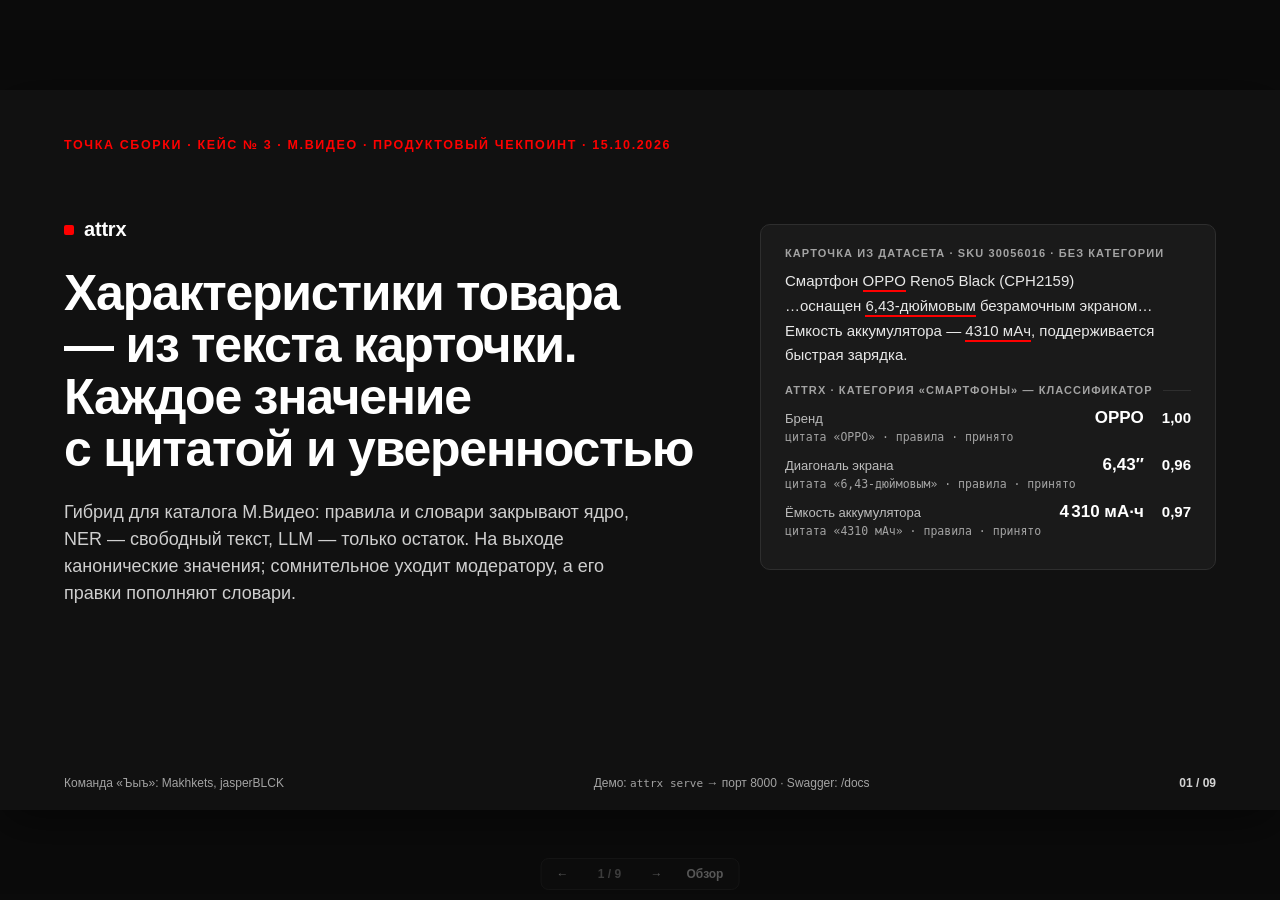
<file: docs/checkpoint/concept.html>
<!doctype html>
<html lang="ru">
<head>
<meta charset="utf-8">
<meta name="viewport" content="width=device-width, initial-scale=1">
<title>attrx — продуктовая концепция</title>
<meta name="description" content="Продуктовый чекпоинт 15.10: автозаполнение характеристик товаров М.Видео из текста карточки — гибрид правил, NER и LLM с цитатой и уверенностью.">
<!--
  Продуктовый чекпоинт 15.10.2026 · кейс № 3 М.Видео · команда «Ъыъ».
  Навигация: ← → / PgUp PgDn / пробел, Home / End, 1–9 — номер слайда, O — обзор всех слайдов, F — полный экран.
  PDF (из корня репозитория):
    chromium --headless --no-sandbox --no-pdf-header-footer \
      --print-to-pdf=docs/checkpoint/concept.pdf file://$PWD/docs/checkpoint/concept.html
  Цифры без источника не ставим. Результаты — holdout, отчёт v2 (submission/; основной набор — весь holdout, 23 391 карточка);
  «dev» — только где речь о процессе.
  Источники всех цифр — в SPEECH.md.
  Шрифты системные (Inter / Adwaita Sans / Segoe UI), внешних загрузок нет.
-->
<style>
:root{
  --paper:#ffffff; --ink:#111111; --ink-2:#3a3a3a; --muted:#6b7280; --faint:#9ca3af;
  --hair:#e5e7eb; --wash:#f5f5f6; --bar:#9aa0a8;
  --red:#fe0000;      /* М.Видео: цвет обложки презентации кейса (слайд 1, сэмпл пикселей) — крупные заливки и линии */
  --red-ink:#e2231a;  /* акцент кейсодателя на белых слайдах; 4,7:1 на белом — мелкий красный текст */
  --red-wash:#fdeceb;
  --night:#111111; --night-2:#1a1a1a; --night-hair:#2e2e2e; --night-muted:#a3a3a3;
  --sans:"Inter","Adwaita Sans","Segoe UI","Noto Sans",Roboto,"Helvetica Neue",Arial,sans-serif;
  --mono:"JetBrains Mono","JetBrainsMono NF","Adwaita Mono",ui-monospace,Consolas,monospace;
  --s:1;
}
*{box-sizing:border-box;margin:0;padding:0}
html,body{height:100%}
body{background:#0b0b0b;font-family:var(--sans);color:var(--ink);-webkit-font-smoothing:antialiased;text-rendering:optimizeLegibility;font-kerning:normal}
.stage{position:fixed;inset:0;display:grid;place-items:center}
.frame{display:none;position:relative;width:calc(1280px * var(--s));height:calc(720px * var(--s));box-shadow:0 12px 48px rgba(0,0,0,.5)}
.frame.on{display:block}
.slide{position:absolute;left:0;top:0;width:1280px;height:720px;transform:scale(var(--s));transform-origin:0 0;overflow:hidden;
  background:var(--paper);color:var(--ink);padding:48px 64px 0}

/* типографика */
.kicker{font-size:12.5px;font-weight:650;letter-spacing:.13em;text-transform:uppercase;color:var(--red-ink)}
.h{font-size:37px;line-height:1.1;letter-spacing:-.02em;font-weight:720;margin-top:12px;max-width:1120px;text-wrap:balance}
.lead{font-size:17px;line-height:1.45;color:var(--ink-2);margin-top:10px;max-width:980px}
.lbl{display:block;font-size:11px;font-weight:650;letter-spacing:.1em;text-transform:uppercase;color:var(--muted);margin-bottom:6px}
.small{font-size:12px;line-height:1.45;color:var(--muted)}
.foot{position:absolute;left:64px;right:64px;bottom:18px;display:flex;justify-content:space-between;align-items:baseline;gap:32px;
  font-size:11px;line-height:1.4;color:var(--muted)}
.pg{font-weight:650;color:var(--ink-2);font-variant-numeric:tabular-nums;white-space:nowrap}
.todo{display:inline-block;border:1px dashed var(--red-ink);color:var(--red-ink);background:var(--red-wash);border-radius:4px;
  padding:0 6px;font-size:.84em;font-weight:650;line-height:1.55;white-space:nowrap;letter-spacing:0}
.pend{display:inline-block;border:1px dashed var(--faint);color:var(--ink-2);background:var(--wash);border-radius:4px;
  padding:0 6px;font-size:.84em;font-weight:650;line-height:1.55;white-space:nowrap;letter-spacing:0}
.st{display:inline-block;font-size:10px;font-weight:700;letter-spacing:.07em;text-transform:uppercase;border:1px solid currentColor;
  border-radius:3px;padding:0 4px;line-height:15px;vertical-align:1px;white-space:nowrap}
.st.plan{color:var(--muted)} .st.yes{color:var(--ink)}
q{quotes:"«" "»"}
.mono{font-family:var(--mono);font-size:.92em}
.cols{display:grid;grid-template-columns:repeat(12,1fr);column-gap:24px}
.rule{border-top:1px solid var(--hair)}

/* svg-схемы: цвета из токенов страницы */
svg{display:block;width:100%;height:auto;overflow:visible}
svg text{font-family:var(--sans);fill:var(--ink)}
svg .t{font-size:13.5px;font-weight:700} svg .u{font-size:11.5px;fill:var(--muted)} svg .e{font-size:12px;font-weight:600}
svg .box{fill:var(--paper);stroke:var(--ink);stroke-width:1.2}
svg .ln{stroke:var(--ink);stroke-width:1.2;fill:none}
svg .ah{fill:var(--ink)}
svg .hot{stroke:var(--red);stroke-width:2.4}
svg .red-fill{fill:var(--red);stroke:none}
svg .on-red{fill:#fff}

/* тёмные слайды */
.slide.dark{background:var(--night);color:#fff}
.dark .kicker{color:var(--red)}
.dark .foot{color:var(--night-muted)} .dark .pg{color:#d4d4d4}
.dark .small{color:var(--night-muted)}

/* 1 · обложка */
.cover-grid{display:grid;grid-template-columns:640px 1fr;column-gap:56px;margin-top:66px;align-items:start}
.wordmark{font-size:20px;font-weight:760;letter-spacing:-.01em;color:#fff;display:flex;align-items:center;gap:10px}
.wordmark::before{content:"";width:10px;height:10px;background:var(--red);border-radius:2px}
.cover-h{font-size:50px;line-height:1.04;letter-spacing:-.025em;font-weight:740;margin-top:26px;text-wrap:balance}
.cover-lead{font-size:18px;line-height:1.5;color:#cfcfcf;margin-top:24px;max-width:600px}
.demo{background:var(--night-2);border:1px solid var(--night-hair);border-radius:10px;padding:22px 24px;margin-top:6px}
.demo .src{font-size:15px;line-height:1.65;color:#e8e8e8}
.demo .src u{text-decoration:none;border-bottom:2px solid var(--red);padding-bottom:1px}
.demo .arrow{display:flex;align-items:center;gap:10px;margin:16px 0 12px;font-size:11px;font-weight:650;letter-spacing:.1em;text-transform:uppercase;color:var(--night-muted)}
.demo .arrow::after{content:"";flex:1;border-top:1px solid var(--night-hair)}
.demo .lblx{font-size:11px;font-weight:650;letter-spacing:.1em;text-transform:uppercase;color:var(--night-muted);margin-bottom:10px}
.out{display:grid;grid-template-columns:1fr auto auto;column-gap:18px;row-gap:2px;align-items:baseline}
.out .a{font-size:13px;color:#bdbdbd}
.out .v{font-size:17px;font-weight:700;color:#fff;text-align:right}
.out .c{font-size:15px;font-weight:650;color:#fff;font-variant-numeric:tabular-nums}
.out .qq{grid-column:1/-1;font-family:var(--mono);font-size:11.5px;color:var(--night-muted);margin-bottom:9px}
.s-cover .foot{font-size:12px}

/* 2 · проблема */
.chain{margin-top:22px}
.chain .t{font-size:14px}
.p-grid{display:grid;grid-template-columns:7fr 5fr;column-gap:48px;margin-top:22px}
.hero-row{display:flex;align-items:flex-end;gap:20px}
.hero{font-size:76px;line-height:.9;font-weight:760;letter-spacing:-.035em;white-space:nowrap}
.hero-cap{font-size:16px;line-height:1.35;color:var(--ink-2);max-width:400px;padding-bottom:4px}
.bars{margin-top:20px;display:grid;grid-template-columns:auto auto 1fr;column-gap:14px;row-gap:5px;align-items:center}
.bars .q{font-size:13px;color:var(--ink);white-space:nowrap}
.bars .k{font-size:11.5px;color:var(--muted);white-space:nowrap}
.bars .b{display:flex;align-items:center;gap:8px;min-width:0}
.bars .b i{display:block;height:10px;width:calc((100% - 60px) * var(--w));min-width:2px;background:var(--bar);border-radius:0 3px 3px 0}
.bars .b em{font-style:normal;font-size:12.5px;font-weight:600;font-variant-numeric:tabular-nums;color:var(--ink-2)}
.facts{border-left:1px solid var(--hair);padding-left:28px}
.fact{padding:9px 0;border-bottom:1px solid var(--hair)}
.fact:first-child{padding-top:0}
.fact b{display:block;font-size:24px;line-height:1.1;font-weight:740;letter-spacing:-.015em}
.fact > span{display:block;font-size:12.5px;line-height:1.4;color:var(--muted);margin-top:2px}
.fact .todo{margin-right:6px}
.fact.last{border-bottom:0}
.money{position:absolute;left:64px;right:64px;bottom:44px;font-size:13.5px;line-height:1.45;color:var(--ink-2);padding-top:10px;border-top:1px solid var(--hair)}
.money b{color:var(--ink)}

/* 3 · роли */
.roles{display:grid;grid-template-columns:repeat(4,1fr);margin-top:30px;border-top:2px solid var(--ink)}
.role{padding:18px 22px 0 0;margin-right:22px;border-right:1px solid var(--hair);display:flex;flex-direction:column}
.role:last-child{border-right:0;margin-right:0;padding-right:0}
.role h3{font-size:19px;line-height:1.2;font-weight:720;letter-spacing:-.01em;min-height:46px}
.role .jtbd{font-size:14px;line-height:1.46;color:var(--ink-2);margin-top:10px;min-height:128px}
.role ul{list-style:none;margin-top:2px}
.role li{font-size:13.5px;line-height:1.4;padding-left:14px;position:relative;margin-bottom:6px}
.role li::before{content:"";position:absolute;left:0;top:.62em;width:6px;height:1.5px;background:var(--ink)}
.role .gives{margin-top:10px;min-height:110px}
.role .metric{margin-top:8px;padding-top:12px;border-top:1px solid var(--hair);font-size:13.5px;line-height:1.4;font-weight:600}
.value-line{position:absolute;left:64px;right:64px;bottom:44px;font-size:14.5px;line-height:1.45;color:var(--ink-2);padding-top:10px;border-top:1px solid var(--hair)}
.value-line b{color:var(--ink)}

/* 4 · пайплайн */
.pipe{margin-top:26px}
.layers{display:grid;grid-template-columns:repeat(4,1fr);column-gap:24px;margin-top:22px;border-top:1px solid var(--hair);padding-top:14px}
.layers h4{font-size:14px;font-weight:720;margin-bottom:4px}
.layers p{font-size:12.5px;line-height:1.45;color:var(--ink-2)}
.layers .hotl h4{color:var(--red-ink)}
.share-line{position:absolute;left:64px;right:64px;bottom:44px;font-size:13px;line-height:1.45;color:var(--ink-2)}
.share-line b{color:var(--ink)}

/* 5 · доверие */
.t-grid{display:grid;grid-template-columns:5fr 7fr;column-gap:36px;margin-top:22px}
.card-src{background:var(--wash);border-radius:8px;padding:22px 22px 18px;font-size:14px;line-height:2.3;color:var(--ink-2);display:flex;flex-direction:column}
.card-src .ttl{font-size:15px;font-weight:700;color:var(--ink);line-height:2.1;margin-bottom:2px}
.card-src mark{background:none;color:var(--ink);font-weight:600;border-bottom:2px solid var(--ink);position:relative;padding-bottom:0}
.card-src mark.r{border-bottom-color:var(--red)}
.card-src mark sup{position:absolute;left:50%;transform:translateX(-50%);top:-1.15em;font-size:9.5px;font-weight:700;letter-spacing:.06em;text-transform:uppercase;color:var(--muted);line-height:1;white-space:nowrap}
.card-src mark.r sup{color:var(--red-ink)}
.card-src .gap{color:var(--faint)}
.card-src .legend{margin-top:auto;padding-top:12px;border-top:1px solid #e3e3e6;font-size:11.5px;line-height:1.5;color:var(--muted)}
.card-src .legend i{display:inline-block;width:18px;height:0;border-bottom:2px solid var(--ink);vertical-align:3px;margin-right:6px}
.card-src .legend i.r{border-bottom-color:var(--red);margin-left:14px}
.res{width:100%;border-collapse:collapse;font-size:13px;align-self:start}
.res th{font-size:10.5px;font-weight:650;letter-spacing:.09em;text-transform:uppercase;color:var(--muted);text-align:left;padding:0 8px 7px 0;border-bottom:1px solid var(--ink)}
.res td{padding:7px 8px 7px 0;border-bottom:1px solid var(--hair);vertical-align:top;line-height:1.35}
.res td.v{font-weight:700;white-space:nowrap}
.res td.n{white-space:nowrap;font-variant-numeric:tabular-nums}
.res td.src{color:var(--ink-2);font-size:12.5px}
.res td.stt{white-space:nowrap;font-weight:650}
.res tr.rv td.stt{color:var(--red-ink)}
.dot{display:inline-block;width:7px;height:7px;border-radius:50%;background:var(--ink);margin-right:6px;vertical-align:1px}
.rv .dot{background:var(--red)}
.meter{position:relative;display:inline-block;width:52px;height:6px;background:var(--hair);border-radius:3px;vertical-align:1px;margin-right:7px}
.meter i{position:absolute;left:0;top:0;bottom:0;width:calc(var(--v) * 100%);background:var(--ink);border-radius:3px}
.meter.low i{background:var(--red)}
.meter b{position:absolute;left:70%;top:-3px;bottom:-3px;width:1.5px;background:var(--ink)}
.contract{display:grid;grid-template-columns:repeat(5,1fr);column-gap:18px;margin-top:20px;border-top:2px solid var(--ink);padding-top:12px}
.contract div{font-size:12.5px;line-height:1.4;color:var(--ink-2)}
.contract b{display:block;font-size:14px;color:var(--ink);margin-bottom:3px}
.contract b span{color:var(--red-ink);font-variant-numeric:tabular-nums;margin-right:6px}
.loop{margin-top:12px;font-size:12.5px;line-height:1.45;color:var(--ink-2)}
.caught{margin-top:12px;padding:9px 12px;border-left:3px solid var(--red);background:var(--red-wash);font-size:12.5px;line-height:1.45;color:var(--ink-2)}
.caught b{color:var(--ink)}
.loop b{color:var(--ink)}

/* 6 · метрики */
.m-grid{display:grid;grid-template-columns:8.6fr 3.4fr;column-gap:36px;margin-top:24px}
.mt{width:100%;border-collapse:collapse;font-size:13px;line-height:1.38}
.mt th{font-size:10.5px;font-weight:650;letter-spacing:.09em;text-transform:uppercase;color:var(--muted);text-align:left;padding:0 12px 7px 0;border-bottom:1px solid var(--ink)}
.mt td{padding:5px 12px 5px 0;border-bottom:1px solid var(--hair);vertical-align:top;color:var(--ink-2)}
.mt td:first-child{font-weight:700;color:var(--ink);width:170px}
.mt{margin-top:20px}
.mt td.now{font-weight:720;color:var(--ink);width:230px}
.mt td.goal{font-weight:500;color:var(--ink-2);width:250px}
.mt td.art{font-family:var(--mono);font-size:11.5px;color:var(--muted);width:118px}
.facts-row{display:grid;grid-template-columns:repeat(4,1fr);column-gap:24px;margin-top:16px}
.facts-row div{font-size:12px;line-height:1.38;color:var(--ink-2);border-top:2px solid var(--ink);padding-top:7px}
.facts-row b{display:block;font-size:21px;line-height:1.1;font-weight:740;letter-spacing:-.015em;color:var(--ink);margin-bottom:3px}
.side{border-left:1px solid var(--hair);padding-left:24px;font-size:13px;line-height:1.5;color:var(--ink-2)}
.side .big{display:block;font-size:28px;font-weight:740;letter-spacing:-.02em;color:var(--ink);line-height:1.05;margin-bottom:4px}
.side p{margin-bottom:12px}

/* 7 · внедрение */
.r-grid{display:grid;grid-template-columns:7fr 5fr;column-gap:44px;margin-top:26px}
.steps{display:grid;grid-template-columns:repeat(4,1fr);column-gap:16px;position:relative}
.step{border-top:2px solid var(--ink);padding-top:12px;position:relative}
.step.cur{border-top-color:var(--red)}
.step .n{font-size:12px;font-weight:700;letter-spacing:.08em;color:var(--muted);text-transform:uppercase}
.step.cur .n{color:var(--red-ink)}
.step h4{font-size:15.5px;line-height:1.25;font-weight:720;margin:5px 0 7px}
.step p{font-size:12.5px;line-height:1.45;color:var(--ink-2)}
.step .gate{display:block;margin-top:8px;font-size:12px;font-weight:650;color:var(--ink)}
.integr{margin-top:22px;padding-top:14px;border-top:1px solid var(--hair);display:grid;grid-template-columns:1fr 1fr;column-gap:24px;row-gap:12px}
.integr p{font-size:13px;line-height:1.5;color:var(--ink-2)}
.integr b{color:var(--ink)}
.econ{background:var(--wash);border-radius:10px;padding:20px 22px}
.econ h3{font-size:16px;font-weight:720;margin-bottom:12px}
.f{font-size:15.5px;line-height:1.75;font-variant-numeric:tabular-nums}
.f var{font-style:italic;font-family:"Noto Serif","Times New Roman",serif;font-size:1.06em}
.f sub{font-size:.68em;font-style:normal;font-family:var(--sans)}
.f .res-line{display:block;margin-top:6px;padding-top:8px;border-top:1px solid var(--hair);font-weight:700}
.inputs{margin-top:12px;font-size:12.5px;line-height:1.5;color:var(--ink-2);list-style:none}
.inputs li{padding:5px 0;border-top:1px solid #e9e9eb;display:flex;justify-content:space-between;align-items:center;gap:12px}
.inputs li span:last-child{text-align:right;font-weight:600;color:var(--ink);white-space:nowrap}

/* 8 · отличия (тёмный) */
.cmp{width:100%;border-collapse:collapse;margin-top:26px;font-size:15px;line-height:1.38}
.cmp th{font-size:11px;font-weight:650;letter-spacing:.1em;text-transform:uppercase;text-align:left;color:var(--night-muted);padding:0 16px 8px 0;border-bottom:1px solid #4a4a4a}
.cmp th.us{color:#fff}
.cmp th.us::before{content:"";display:inline-block;width:8px;height:8px;background:var(--red);border-radius:2px;margin-right:8px;vertical-align:0}
.cmp td{padding:9px 16px 9px 0;border-bottom:1px solid var(--night-hair);vertical-align:top;color:#bdbdbd}
.cmp td:first-child{color:#fff;font-weight:650;width:200px}
.cmp td.us{color:#fff}
.assets{display:grid;grid-template-columns:repeat(5,1fr);column-gap:18px;margin-top:26px}
.assets div{font-size:13px;line-height:1.42;color:#bdbdbd;border-top:1px solid #4a4a4a;padding-top:10px}
.assets b{display:block;color:#fff;font-size:14px;margin-bottom:4px}
.dark .st.plan{color:var(--night-muted)} .dark .st.yes{color:#fff}

/* 9 · план и риски */
.pr-grid{display:grid;grid-template-columns:4.6fr 7.4fr;column-gap:40px;margin-top:24px}
.tl{list-style:none;border-left:2px solid var(--ink);padding-left:0}
.tl li{position:relative;padding:0 0 12px 20px;font-size:13.5px;line-height:1.42;color:var(--ink-2)}
.tl li::before{content:"";position:absolute;left:-6px;top:4px;width:10px;height:10px;border-radius:50%;background:var(--paper);border:2px solid var(--ink)}
.tl li.now::before{background:var(--red);border-color:var(--red)}
.tl li.end::before{background:var(--ink)}
.tl b{display:block;font-size:14px;color:var(--ink)}
.rk{width:100%;border-collapse:collapse;font-size:13.5px;line-height:1.4}
.rk th{font-size:10.5px;font-weight:650;letter-spacing:.09em;text-transform:uppercase;color:var(--muted);text-align:left;padding:0 10px 7px 0;border-bottom:1px solid var(--ink)}
.rk td{padding:7px 10px 7px 0;border-bottom:1px solid var(--hair);vertical-align:top;color:var(--ink-2)}
.rk td:first-child{font-weight:700;color:var(--ink);width:150px}
.rk td.sts{width:96px;white-space:nowrap}
.asks{position:absolute;left:64px;right:64px;bottom:44px;font-size:13.5px;line-height:1.45;color:var(--ink-2);padding-top:10px;border-top:2px solid var(--ink)}
.asks b{color:var(--ink)}

/* интерфейс просмотра */
.hud{position:fixed;left:50%;bottom:10px;transform:translateX(-50%);display:flex;gap:6px;align-items:center;font:600 12px var(--sans);color:#9a9a9a;
  background:rgba(20,20,20,.86);border:1px solid #2a2a2a;border-radius:8px;padding:4px 6px;opacity:.35;transition:opacity .2s;user-select:none;z-index:5}
.hud:hover{opacity:1}
.hud button{font:inherit;color:#e5e5e5;background:none;border:0;padding:4px 9px;border-radius:5px;cursor:pointer}
.hud button:hover,.hud button:focus-visible{background:#2a2a2a;outline:none}
.hud .cnt{font-variant-numeric:tabular-nums;min-width:52px;text-align:center}
body.overview .stage{position:static;display:grid;grid-template-columns:repeat(3,auto);gap:22px;justify-content:center;align-content:start;padding:28px}
body.overview .frame{display:block;--s:.3;cursor:pointer;box-shadow:0 0 0 1px #2a2a2a}
body.overview .frame.on{box-shadow:0 0 0 3px var(--red)}
body.overview .hud{display:none}

@page{size:1280px 720px;margin:0}
@media print{
  html,body{height:auto;background:#fff}
  *{-webkit-print-color-adjust:exact;print-color-adjust:exact}
  .stage{position:static;display:block}
  .frame{display:block!important;--s:1;width:1280px;height:720px;box-shadow:none;break-after:page;page-break-after:always;overflow:hidden}
  .frame:last-child{break-after:auto;page-break-after:auto}
  .hud{display:none}
}
@media (prefers-reduced-motion:reduce){.hud{transition:none}}
</style>
</head>
<body>
<main class="stage" id="stage">

<!-- 1 · Обложка -->
<div class="frame"><section class="slide dark s-cover" aria-label="Слайд 1 из 9. Обложка">
  <div class="kicker">Точка сборки · Кейс № 3 · М.Видео · Продуктовый чекпоинт · 15.10.2026</div>
  <div class="cover-grid">
    <div>
      <div class="wordmark">attrx</div>
      <h1 class="cover-h">Характеристики товара — из&nbsp;текста карточки. Каждое значение с&nbsp;цитатой и&nbsp;уверенностью</h1>
      <p class="cover-lead">Гибрид для каталога М.Видео: правила и&nbsp;словари закрывают ядро, NER&nbsp;— свободный текст, LLM&nbsp;— только остаток. На выходе канонические значения; сомнительное уходит модератору, а&nbsp;его правки пополняют словари.</p>
    </div>
    <figure class="demo" aria-label="Пример: из текста реальной карточки без категории извлечены бренд, диагональ и ёмкость аккумулятора, у каждого значения есть цитата и калиброванная уверенность">
      <div class="lblx">Карточка из датасета · SKU 30056016 · без категории</div>
      <p class="src">Смартфон <u>OPPO</u> Reno5 Black (CPH2159)<br>…оснащен <u>6,43-дюймовым</u> безрамочным экраном… Емкость аккумулятора&nbsp;— <u>4310&nbsp;мАч</u>, поддерживается быстрая зарядка.</p>
      <div class="arrow">attrx · категория «Смартфоны» — классификатор</div>
      <div class="out">
        <span class="a">Бренд</span><span class="v">OPPO</span><span class="c">1,00</span>
        <span class="qq">цитата «OPPO» · правила · принято</span>
        <span class="a">Диагональ экрана</span><span class="v">6,43″</span><span class="c">0,96</span>
        <span class="qq">цитата «6,43-дюймовым» · правила · принято</span>
        <span class="a">Ёмкость аккумулятора</span><span class="v">4&#8239;310 мА·ч</span><span class="c">0,97</span>
        <span class="qq">цитата «4310 мАч» · правила · принято</span>
      </div>
    </figure>
  </div>
  <div class="foot"><span>Команда «Ъыъ»: Makhkets, jasperBLCK</span><span>Демо: <span class="mono">attrx serve</span> → порт 8000 · Swagger: /docs</span><span class="pg">01 / 09</span></div>
</section></div>

<!-- 2 · Проблема -->
<div class="frame"><section class="slide" aria-label="Слайд 2 из 9. Проблема в деньгах">
  <div class="kicker">Проблема · деньги</div>
  <h2 class="h">Нет характеристики — нет товара в&nbsp;фильтре, а&nbsp;значит и&nbsp;в&nbsp;выручке</h2>
  <figure class="chain">
    <svg viewBox="0 0 1152 56" role="img" aria-label="Цепочка потерь: характеристика не заполнена, товар не попадает в фильтр и выдачу, меньше показов, кликов и заказов, недополученный GMV">
      <defs><marker id="ah2" viewBox="0 0 10 10" refX="9" refY="5" markerWidth="7" markerHeight="7" orient="auto"><path d="M0,0 L10,5 L0,10 z" class="ah"/></marker></defs>
      <rect class="box" x="0.6" y="0.6" width="255" height="54" rx="6"/>
      <text class="t" x="128" y="24" text-anchor="middle">Характеристика</text><text class="t" x="128" y="42" text-anchor="middle">не заполнена</text>
      <line class="ln" x1="258" y1="28" x2="295" y2="28" marker-end="url(#ah2)"/>
      <rect class="box" x="299.6" y="0.6" width="255" height="54" rx="6"/>
      <text class="t" x="427" y="24" text-anchor="middle">Товар не попадает</text><text class="t" x="427" y="42" text-anchor="middle">в фильтр и в выдачу</text>
      <line class="ln" x1="557" y1="28" x2="594" y2="28" marker-end="url(#ah2)"/>
      <rect class="box" x="598.6" y="0.6" width="255" height="54" rx="6"/>
      <text class="t" x="726" y="24" text-anchor="middle">Меньше показов,</text><text class="t" x="726" y="42" text-anchor="middle">кликов и заказов</text>
      <line class="ln" x1="856" y1="28" x2="893" y2="28" marker-end="url(#ah2)"/>
      <rect class="red-fill" x="897" y="0" width="255" height="56" rx="6"/>
      <text class="t on-red" x="1024" y="33" text-anchor="middle">Недополученный GMV</text>
    </svg>
  </figure>
  <div class="p-grid">
    <div>
      <div class="hero-row"><div class="hero">56,5%</div>
        <div class="hero-cap">кликов из поиска — по запросам, где покупатель назвал атрибут; 24,9% — характеристику кроме бренда и модели</div></div>
      <div class="bars" role="img" aria-label="Клики по запросам с характеристикой: игровые ноутбуки 88 336, встраиваемые посудомоечные машины 45 см 75 371, смартфоны samsung 68 732, телевизоры 55 61 792, накопительные водонагреватели 50 л 28 465, iphone 17 pro max 512gb 4 691, холодильник черный 2 172">
        <span class="q">«игровые ноутбуки»</span><span class="k">тип</span><span class="b"><i style="--w:1"></i><em>88&#8239;336</em></span>
        <span class="q">«встраиваемые посудомоечные машины 45см»</span><span class="k">ширина</span><span class="b"><i style="--w:.853"></i><em>75&#8239;371</em></span>
        <span class="q">«смартфоны samsung»</span><span class="k">бренд</span><span class="b"><i style="--w:.778"></i><em>68&#8239;732</em></span>
        <span class="q">«телевизоры 55»</span><span class="k">диагональ</span><span class="b"><i style="--w:.700"></i><em>61&#8239;792</em></span>
        <span class="q">«накопительные водонагреватели 50л»</span><span class="k">объём</span><span class="b"><i style="--w:.322"></i><em>28&#8239;465</em></span>
        <span class="q">«iphone 17 pro max 512gb»</span><span class="k">память</span><span class="b"><i style="--w:.053"></i><em>4&#8239;691</em></span>
        <span class="q">«холодильник черный»</span><span class="k">цвет</span><span class="b"><i style="--w:.025"></i><em>2&#8239;172</em></span>
      </div>
      <p class="small" style="margin-top:8px">Числа у&nbsp;полос — клики по&nbsp;точному запросу. Доли — разметка всех запросов словарём каталога (бренды, модели, значения, свойства); описательные запросы без значения не засчитаны — оценка снизу.</p>
    </div>
    <aside class="facts" aria-label="Масштаб данных кейса">
      <div class="fact"><b>1&#8239;177&#8239;200</b><span>описаний карточек: название и&nbsp;текст продавца — вход решения</span></div>
      <div class="fact"><b>546&#8239;069</b><span>офферов каталога с&nbsp;характеристиками в&nbsp;6&#8239;963 категориях — эталон</span></div>
      <div class="fact"><b>30&#8239;991&#8239;350</b><span>кликов из поиска, 1&#8239;397&#8239;078 уникальных запросов — вес «что ищут»</span></div>
      <div class="fact"><b>75%</b><span>карточек (880&#8239;632) без оффера и&nbsp;без кликов: есть только текст — холодный старт</span></div>
      <div class="fact last"><b>77% / 23%</b><span>партнёры маркетплейса / М.Видео среди 241&#8239;355 карточек с&nbsp;эталоном</span></div>
    </aside>
  </div>
  <p class="money"><b>Деньги:</b> дозаполненная характеристика → больше показов в&nbsp;фильтрах и&nbsp;атрибутной выдаче × CTR × конверсия × средний чек. CTR, конверсия и&nbsp;чек — данные М.Видео; эффект подтверждаем A/B по категориям.</p>
  <div class="foot"><span>Источники: архив кейса; доли спроса — <span class="mono">docs/EDA.md</span> §6 (<span class="mono">attrx traffic</span>); клики по запросам — <span class="mono">docs/checkpoint/demand_stats.py</span>; объёмы — <span class="mono">attrx prepare</span></span><span class="pg">02 / 09</span></div>
</section></div>

<!-- 3 · Пользователи и JTBD -->
<div class="frame"><section class="slide" aria-label="Слайд 3 из 9. Пользователи и их работы">
  <div class="kicker">Для кого · jobs-to-be-done</div>
  <h2 class="h">Четыре роли, одна работа: товар должен находиться по&nbsp;характеристикам</h2>
  <div class="roles">
    <article class="role">
      <h3>Контент-менеджер каталога</h3>
      <p class="jtbd">Когда приходит партия карточек, хочу проверять только сомнительные значения — с&nbsp;цитатой перед глазами, чтобы за&nbsp;смену пропустить больше SKU и&nbsp;не&nbsp;пустить ошибку в&nbsp;фильтры.</p>
      <div class="gives"><span class="lbl">Что даёт attrx</span><ul><li>очередь «на&nbsp;проверку»: сначала то, что чаще ищут; с&nbsp;цитатой</li><li>правка в&nbsp;один клик → синоним в&nbsp;словаре</li></ul></div>
      <div class="metric"><span class="lbl">Метрика роли</span>SKU в&nbsp;час на модератора; доля значений без ручной правки</div>
    </article>
    <article class="role">
      <h3>Категорийный менеджер</h3>
      <p class="jtbd">Когда развиваю категорию, хочу видеть, каких фильтров не&nbsp;хватает и&nbsp;сколько поиска они теряют, чтобы закрывать дыры там, где ищут.</p>
      <div class="gives"><span class="lbl">Что даёт attrx</span><ul><li>заполненность атрибутов с&nbsp;весом поискового спроса</li><li>новая категория — сразу с&nbsp;предложениями на&nbsp;проверку</li></ul></div>
      <div class="metric"><span class="lbl">Метрика роли</span>coverage обязательных атрибутов, взвешенный трафиком</div>
    </article>
    <article class="role">
      <h3>Продавец маркетплейса</h3>
      <p class="jtbd">Когда загружаю ассортимент, хочу не&nbsp;заполнять десятки полей руками, чтобы товар быстрее прошёл модерацию и&nbsp;начал продаваться.</p>
      <div class="gives"><span class="lbl">Что даёт attrx</span><ul><li>характеристики из описания, которое продавец уже написал</li><li>список того, чего в&nbsp;карточке нет</li></ul></div>
      <div class="metric"><span class="lbl">Метрика роли</span>доля карточек, принятых с&nbsp;первого раза; время до&nbsp;публикации</div>
    </article>
    <article class="role">
      <h3>Поиск, рекомендации, матчинг</h3>
      <p class="jtbd">Когда строю фильтры, ранжирование и&nbsp;склейку одинаковых SKU, хочу полные канонические значения с&nbsp;уверенностью, чтобы выбрать порог под&nbsp;свою задачу.</p>
      <div class="gives"><span class="lbl">Что даёт attrx</span><ul><li>канон: единицы, синонимы, справочник</li><li>confidence у&nbsp;каждого значения; API и&nbsp;батч</li></ul></div>
      <div class="metric"><span class="lbl">Метрика роли</span>precision принятых значений; доля SKU в&nbsp;фильтрах</div>
    </article>
  </div>
  <p class="value-line"><b>Единица ценности одна:</b> верно заполненная характеристика, по&nbsp;которой ищут. attrx встаёт в&nbsp;PIM и&nbsp;модерацию через API и&nbsp;батч.</p>
  <div class="foot"><span>Работы ролей — гипотезы; проверяем интервью с&nbsp;контент-командой М.Видео <span class="st plan">план</span></span><span class="pg">03 / 09</span></div>
</section></div>

<!-- 4 · Пайплайн -->
<div class="frame"><section class="slide" aria-label="Слайд 4 из 9. Гибридный пайплайн">
  <div class="kicker">Решение · гибридный пайплайн</div>
  <h2 class="h">Ядро закрывают дешёвые правила. LLM&nbsp;— только для остатка и&nbsp;только с&nbsp;цитатой</h2>
  <figure class="pipe">
    <svg viewBox="0 0 1152 312" role="img" aria-label="Схема: карточка, затем правила и словари. Если атрибут закрыт уверенно, он идёт сразу в оценку уверенности и порог. Если нет, он уходит в хвост: NER, затем LLM, затем проверка заземления; прошедшие значения возвращаются в оценку уверенности, непрошедшие отбрасываются. После порога: принято в PIM, на проверку модератору или нет в тексте. Правки модератора возвращаются в словари.">
      <defs><marker id="ah4" viewBox="0 0 10 10" refX="9" refY="5" markerWidth="7" markerHeight="7" orient="auto"><path d="M0,0 L10,5 L0,10 z" class="ah"/></marker></defs>
      <!-- основной путь -->
      <rect class="box" x="0.6" y="34.6" width="150" height="80" rx="6"/>
      <text class="t" x="75" y="64" text-anchor="middle">Карточка</text>
      <text class="u" x="75" y="83" text-anchor="middle">текст и атрибуты</text>
      <text class="u" x="75" y="99" text-anchor="middle">продавца → категория</text>
      <line class="ln" x1="152" y1="74" x2="179" y2="74" marker-end="url(#ah4)"/>
      <rect class="box" x="182.6" y="34.6" width="200" height="80" rx="6"/>
      <text class="t" x="282" y="64" text-anchor="middle">Правила и словари</text>
      <text class="u" x="282" y="83" text-anchor="middle">regex, единицы, синонимы,</text>
      <text class="u" x="282" y="99" text-anchor="middle">атрибуты продавца</text>
      <line class="ln" x1="384" y1="74" x2="403" y2="74" marker-end="url(#ah4)"/>
      <polygon class="box" points="406,74 466,30 526,74 466,118"/>
      <text class="e" x="466" y="71" text-anchor="middle">закрыт</text>
      <text class="e" x="466" y="86" text-anchor="middle">уверенно?</text>
      <line class="ln" x1="527" y1="74" x2="805" y2="74" marker-end="url(#ah4)"/>
      <text class="e" x="666" y="65" text-anchor="middle">да — ядро, без LLM</text>
      <text class="u" x="666" y="93" text-anchor="middle">≥ 0,6 и без конфликта</text>
      <rect class="box" x="808.6" y="34.6" width="170" height="80" rx="6"/>
      <text class="t" x="893" y="62" text-anchor="middle">Уверенность</text>
      <text class="u" x="893" y="81" text-anchor="middle">noisy-OR + калибровка,</text>
      <text class="u" x="893" y="97" text-anchor="middle">порог 0,70 (P ≥ 0,95)</text>
      <polyline class="ln" points="980,74 992,74"/>
      <polyline class="ln" points="992,28 992,120"/>
      <line class="ln" x1="992" y1="28" x2="1003" y2="28" marker-end="url(#ah4)"/>
      <line class="ln" x1="992" y1="74" x2="1003" y2="74" marker-end="url(#ah4)"/>
      <line class="ln" x1="992" y1="120" x2="1003" y2="120" marker-end="url(#ah4)"/>
      <rect class="box" x="1006.6" y="10.6" width="124" height="36" rx="5"/>
      <text class="e" x="1068" y="25" text-anchor="middle">принято</text><text class="u" x="1068" y="40" text-anchor="middle">→ в PIM</text>
      <rect class="box" x="1006.6" y="56.6" width="124" height="36" rx="5"/>
      <text class="e" x="1068" y="71" text-anchor="middle">на проверку</text><text class="u" x="1068" y="86" text-anchor="middle">→ модератору</text>
      <rect class="box" x="1006.6" y="102.6" width="124" height="36" rx="5"/>
      <text class="e" x="1068" y="117" text-anchor="middle">нет в тексте</text><text class="u" x="1068" y="132" text-anchor="middle">→ не выдумываем</text>
      <!-- хвост -->
      <line class="ln" x1="466" y1="119" x2="466" y2="193" marker-end="url(#ah4)"/>
      <text class="e" x="477" y="150">нет: пусто, слабо</text>
      <text class="e" x="477" y="166">или конфликт</text>
      <rect class="box" x="396.6" y="196.6" width="140" height="70" rx="6"/>
      <text class="t" x="466" y="222" text-anchor="middle">NER</text>
      <text class="u" x="466" y="240" text-anchor="middle">ruBERT-tiny2,</text>
      <text class="u" x="466" y="255" text-anchor="middle">свободный текст</text>
      <line class="ln" x1="538" y1="231" x2="563" y2="231" marker-end="url(#ah4)"/>
      <rect class="box hot" x="566.6" y="196.6" width="200" height="70" rx="6"/>
      <text class="t" x="666" y="222" text-anchor="middle">LLM в контуре</text>
      <text class="u" x="666" y="240" text-anchor="middle">strict JSON, temperature 0,</text>
      <text class="u" x="666" y="255" text-anchor="middle">обязательная цитата</text>
      <line class="ln" x1="768" y1="231" x2="805" y2="231" marker-end="url(#ah4)"/>
      <rect class="box" x="808.6" y="196.6" width="170" height="70" rx="6"/>
      <text class="t" x="893" y="222" text-anchor="middle">Заземление</text>
      <text class="u" x="893" y="240" text-anchor="middle">цитата найдена в тексте,</text>
      <text class="u" x="893" y="255" text-anchor="middle">значение следует из неё</text>
      <line class="ln" x1="893" y1="195" x2="893" y2="117" marker-end="url(#ah4)"/>
      <text class="e" x="903" y="160">прошло</text>
      <text class="u" x="903" y="176">только LLM → всегда</text>
      <text class="u" x="903" y="191">на проверку</text>
      <line class="ln" x1="980" y1="231" x2="1003" y2="231" marker-end="url(#ah4)"/>
      <text class="u" x="1008" y="227">не прошло:</text>
      <text class="u" x="1008" y="242">отброшено, в лог</text>
      <!-- петля обратной связи -->
      <polyline class="ln" points="1131,74 1143,74 1143,298 282,298 282,118" marker-end="url(#ah4)"/>
      <text class="u" x="712" y="291" text-anchor="middle">правки модератора → feedback.jsonl → attrx learn → новые синонимы в словарях</text>
    </svg>
  </figure>
  <div class="layers">
    <div><h4>Категория и правила</h4><p>Без id категорию даёт классификатор (0,9998). Ядро — числа с&nbsp;единицами, 4&nbsp;822 бренда каталога, цвета: CPU, бесплатно.</p></div>
    <div><h4>NER</h4><p>ruBERT-tiny2 на&nbsp;разметке из&nbsp;каталога. Только слабые атрибуты — не&nbsp;портит то, что закрыли правила.</p></div>
    <div class="hotl"><h4>LLM</h4><p>Холодный старт и&nbsp;остаток, только об&nbsp;упомянутых атрибутах. On-prem или РФ-облако, кэш, лимиты.</p></div>
    <div><h4>Заземление и порог</h4><p>Решает проверка: цитата найдена в&nbsp;тексте, значение следует из&nbsp;неё; порог 0,70; одна LLM — на&nbsp;проверку.</p></div>
  </div>
  <p class="share-line"><b>Весь holdout, 23&nbsp;391 карточка:</b> правила F1&nbsp;0,853 → +&nbsp;NER 0,858 (полнота по&nbsp;извлекаемому 0,918 → 0,927) при точности 0,954. На&nbsp;подвыборке 662: +&nbsp;LLM 0,849 = +&nbsp;NER 0,849 — значения одной LLM уходят на&nbsp;проверку.</p>
  <div class="foot"><span>Схема = <span class="mono">src/attrx/pipeline.py</span>; порог 0,70 — <span class="mono">config/calibration.json</span> (<span class="mono">attrx calibrate</span>); в&nbsp;хвост — уверенность &lt; 0,6 (<span class="mono">LLM_ROUTE_THRESHOLD</span>); holdout — <span class="mono">submission/compare.json</span></span><span class="pg">04 / 09</span></div>
</section></div>

<!-- 5 · Доверие -->
<div class="frame"><section class="slide" aria-label="Слайд 5 из 9. Контракт против галлюцинаций">
  <div class="kicker">Доверие · антигаллюцинации и модерация</div>
  <h2 class="h">Нет цитаты — нет значения. Одна LLM — только на&nbsp;проверку</h2>
  <div class="t-grid">
    <div class="card-src" aria-label="Текст реальной карточки смартфона с подсвеченными цитатами">
      <div class="ttl">Смартфон <mark>Xiaomi<sup>бренд</sup></mark> <mark>A5</mark> <mark>3+64Gb<sup>память</sup></mark> <mark>зеленый<sup>цвет</sup></mark> (MZB0JRNRU)</div>
      <p class="body">Смартфон Redmi A5 3+64Gb зелёный… Ищете надёжный и&nbsp;функциональный смартфон? <span class="gap">[…]</span><br>
      Встроенная память: 64 ГБ — достаточно места… <span class="gap">[…]</span><br>
      Дисплей: IPS, <mark class="r">диагональ 6,88 дюйма<sup>диагональ</sup></mark>, разрешение 1640x720… <span class="gap">[…]</span><br>
      <mark>Аккумулятор: 5200 мАч<sup>аккумулятор</sup></mark> — длительное время работы…</p>
      <div class="legend"><i></i>принято <i class="r"></i>на проверку · SKU 400633673, маркетплейс, категория — классификатор</div>
    </div>
    <div>
    <table class="res" aria-label="Что извлёк attrx">
      <thead><tr><th>Атрибут</th><th>Значение</th><th>Уверенность</th><th>Источник и&nbsp;цитата</th><th>Статус</th></tr></thead>
      <tbody>
        <tr><td>Бренд</td><td class="v">Xiaomi</td><td class="n"><span class="meter" style="--v:1"><i></i><b></b></span>1,00</td><td class="src">правила · «Xiaomi»</td><td class="stt"><span class="dot"></span>принято</td></tr>
        <tr><td>Модель</td><td class="v">A5</td><td class="n"><span class="meter" style="--v:.995"><i></i><b></b></span>0,99</td><td class="src">правила · «A5»</td><td class="stt"><span class="dot"></span>принято</td></tr>
        <tr><td>Встроенная память</td><td class="v">64 ГБ</td><td class="n"><span class="meter" style="--v:.97"><i></i><b></b></span>0,97</td><td class="src">продавец + правила + NER + LLM · «3+64Gb»</td><td class="stt"><span class="dot"></span>принято</td></tr>
        <tr><td>Аккумулятор</td><td class="v">5&#8239;200 мА·ч</td><td class="n"><span class="meter" style="--v:.92"><i></i><b></b></span>0,92</td><td class="src">продавец · «Аккумулятор: 5200 мАч»</td><td class="stt"><span class="dot"></span>принято</td></tr>
        <tr><td>Цвет</td><td class="v">зелёный</td><td class="n"><span class="meter" style="--v:.97"><i></i><b></b></span>0,97</td><td class="src">правила · «зеленый»</td><td class="stt"><span class="dot"></span>принято</td></tr>
        <tr class="rv"><td>Диагональ</td><td class="v">6,88″</td><td class="n"><span class="meter low" style="--v:.83"><i></i><b></b></span>0,83</td><td class="src">только LLM · «диагональ 6,88 дюйма»: выше порога, но&nbsp;второго источника нет</td><td class="stt"><span class="dot"></span>на проверку</td></tr>
      </tbody>
    </table>
    <p class="caught"><b>Holdout, подвыборка 662 карточки:</b> 61 ответ LLM без опоры в&nbsp;тексте отброшен проверкой заземления (так, у&nbsp;iPhone цитата «Sage» не&nbsp;дала «серебристый»); из&nbsp;71 значения одной LLM верны только 38% — поэтому они идут модератору, а&nbsp;не&nbsp;в&nbsp;каталог.</p>
    </div>
  </div>
  <div class="contract">
    <div><b><span>1</span>Схема</b>JSON Schema только с&nbsp;атрибутами категории; strict, temperature&nbsp;0</div>
    <div><b><span>2</span>Справочники</b>допустимые значения в&nbsp;промпте; вне справочника — отброс и&nbsp;«кандидат в&nbsp;справочник»</div>
    <div><b><span>3</span>Цитата</b>фрагмент карточки обязателен для&nbsp;каждого значения</div>
    <div><b><span>4</span>Заземление</b>цитата найдена в&nbsp;тексте (допуск на&nbsp;окончания), значение следует из&nbsp;неё; иначе — в&nbsp;лог</div>
    <div><b><span>5</span>Только LLM</b>никогда не&nbsp;принимается сама; с&nbsp;продавцом, правилами или NER — по&nbsp;порогу 0,70</div>
  </div>
  <p class="loop"><b>Петля:</b> правка модератора → <span class="mono">feedback.jsonl</span> → <span class="mono">attrx learn</span> → синоним в&nbsp;словаре <span class="st yes">есть</span> · значение LLM вне справочника → «кандидат в&nbsp;справочник» <span class="st yes">есть</span> · правки → эталон и&nbsp;дообучение NER <span class="st plan">план</span> · экран модератора собирается из&nbsp;безопасных компонентов, значения — из&nbsp;результата, а&nbsp;не&nbsp;из&nbsp;ответа LLM <span class="st yes">есть</span></p>
  <div class="foot"><span>Реальная карточка train (SKU 400633673), прогон attrx 15.10: продавец + правила + NER + LLM (qwen3:4b-instruct, Ollama), калиброванная уверенность, порог 0,70; итоги LLM — <span class="mono">submission/REPORT.md</span> §4; правило — <span class="mono">pipeline.UNVERIFIED_ONLY</span></span><span class="pg">05 / 09</span></div>
</section></div>

<!-- 6 · Как измеряем -->
<div class="frame"><section class="slide" aria-label="Слайд 6 из 9. Как измеряем">
  <div class="kicker">Как измеряем</div>
  <h2 class="h">Меряем то, что видит покупатель: каждый атрибут отдельно и&nbsp;с&nbsp;весом поискового спроса</h2>
  <table class="mt">
    <thead><tr><th>Метрика</th><th>Как считаем</th><th>Holdout · режим в&nbsp;сдаче</th><th>Цель</th><th>Артефакт</th></tr></thead>
    <tbody>
      <tr><td>P / R / F1 по&nbsp;атрибуту</td><td>эталон каталога: vendor, model, param — по&nbsp;каждому атрибуту и&nbsp;категории</td><td class="now">P 0,954 · R 0,779 · F1 0,858</td><td class="goal">P ≥ 0,95 у&nbsp;автопринятых, по&nbsp;каждому обязательному атрибуту</td><td class="art">metrics.json</td></tr>
      <tr><td>Извлекаемый recall</td><td>только по&nbsp;значениям, которые есть в&nbsp;тексте (их 83%)</td><td class="now">0,927</td><td class="goal">≥ 0,90</td><td class="art">metrics.json</td></tr>
      <tr><td>Coverage</td><td>слоты каталога до → после; новое там, где каталог пуст, — не&nbsp;ошибка</td><td class="now">80,7% → 88,1% (+5&#8239;488); на&nbsp;проверку 10,8%</td><td class="goal">рост без потери P ≥ 0,95</td><td class="art">metrics.json</td></tr>
      <tr><td>Traffic-weighted F1</td><td>вес = доля кликов категории × спрос на&nbsp;атрибут</td><td class="now">0,937 (потолок текста ≈ 0,96)</td><td class="goal">≥ 0,90</td><td class="art">traffic.json</td></tr>
      <tr><td>Справедливость</td><td>F1 по&nbsp;сегментам: продавцы, размер категории, длина описания</td><td class="now">М.Видео 0,873 · партнёры 0,853; head 0,870 · tail 0,818</td><td class="goal">продавцы ≤ 5&nbsp;п.п., head / tail ≤ 10&nbsp;п.п.</td><td class="art">segments.json</td></tr>
      <tr><td>Калибровка</td><td>уверенность 0,9 → верны 9 из&nbsp;10; порог — под&nbsp;P ≥ 0,95</td><td class="now">ECE 0,019; при&nbsp;0,70 точность принятых 0,954, принято 94%; слой 0,70–0,80 верен лишь на&nbsp;57%</td><td class="goal">ECE ≤ 0,05</td><td class="art">calibration.json</td></tr>
      <tr><td>Скорость и стоимость</td><td>карточек в&nbsp;секунду, доля вызовов LLM, ₽ на&nbsp;1000</td><td class="now">LLM для&nbsp;31% карточек, 3,3&nbsp;с на&nbsp;вызов; ~1&nbsp;500 карт./с на&nbsp;ядро без моделей</td><td class="goal">LLM ≤ 20% карточек — пока 31%: не&nbsp;выполнено</td><td class="art">cost.json</td></tr>
    </tbody>
  </table>
  <div class="facts-row">
    <div><b>241&#8239;355</b>карточек с&nbsp;эталоном — характеристики, которые работают в&nbsp;фильтрах сайта</div>
    <div><b>23&#8239;391</b>карточка holdout — весь сплит с&nbsp;эталоном; отчёт v2, исправления — только с&nbsp;dev; весь dev → весь holdout F1 0,859 → 0,858</div>
    <div><b>83%</b>эталона есть в&nbsp;тексте: потолок micro-F1 ≈ 0,91 (holdout 0,858)</div>
    <div><b>≈ 0,96</b>потолок traffic-weighted F1: спрос — на&nbsp;бренд и&nbsp;модель, а&nbsp;они почти всегда в&nbsp;тексте</div>
  </div>
  <div class="foot"><span>Holdout — <span class="mono">submission/metrics.json</span>, <span class="mono">REPORT.md</span>; порог и&nbsp;калибровка выбраны на&nbsp;dev (<span class="mono">attrx calibrate</span>) и&nbsp;на&nbsp;holdout не&nbsp;подбирались. Цели — наши, сверяем с&nbsp;М.Видео</span><span class="pg">06 / 09</span></div>
</section></div>

<!-- 7 · Внедрение и экономика -->
<div class="frame"><section class="slide" aria-label="Слайд 7 из 9. Внедрение и экономика">
  <div class="kicker">Внедрение и экономика</div>
  <h2 class="h">В прод — через тень: автопринятие только выше порога, LLM внутри контура</h2>
  <div class="r-grid">
    <div>
      <div class="steps">
        <div class="step"><span class="n">Шаг 0</span><h4>Офлайн-оценка</h4><p>Holdout эталона, разбор ошибок по&nbsp;атрибутам и&nbsp;сегментам.</p><span class="gate">Гейт: P ≥ 0,95 у&nbsp;автопринятых</span></div>
        <div class="step cur"><span class="n">Шаг 1</span><h4>Тень, 2–4 недели</h4><p>Пишем предсказания рядом, не&nbsp;в&nbsp;каталог; сверяем с&nbsp;правками модераторов, калибруем порог по&nbsp;категориям.</p></div>
        <div class="step"><span class="n">Шаг 2</span><h4>Автопринятие</h4><p>Выше порога — в&nbsp;PIM в&nbsp;топ-категориях по&nbsp;трафику; остальное — в&nbsp;очередь. Выборочный аудит каждый день.</p></div>
        <div class="step"><span class="n">Шаг 3</span><h4>Все категории</h4><p>Холодный старт через LLM со&nbsp;статусом «на&nbsp;проверку»; правки дообучают NER и&nbsp;словари.</p></div>
      </div>
      <div class="integr">
        <p><b>Интеграция с&nbsp;PIM.</b> <span class="mono">POST /api/extract/batch</span> (до&nbsp;1000 карточек) или <span class="mono">attrx extract</span> по&nbsp;выгрузке. Принятое — запись в&nbsp;PIM, «на&nbsp;проверку» — в&nbsp;очередь модерации.</p>
        <p><b>Данные не&nbsp;покидают контур.</b> LLM — любой OpenAI-совместимый endpoint: vLLM / Ollama on-prem, GigaChat / YandexGPT без VPN. Без LLM работают правила, словари и&nbsp;классификатор.</p>
        <p><b>Мониторинг и&nbsp;откат</b> <span class="st yes">есть</span>. <span class="mono">attrx monitor</span>: доля «на&nbsp;проверку» и&nbsp;«нет в&nbsp;тексте» по&nbsp;категориям, PSI категорий, доля вызовов LLM → алерт с&nbsp;действием. Выборочный аудит — в&nbsp;пилоте; precision ниже гейта — категория возвращается в&nbsp;тень.</p>
        <p><b>Скорость.</b> Правила — ~1&nbsp;500 карточек/с на&nbsp;ядро, с&nbsp;NER — 421 на&nbsp;GPU (весь holdout, медиана 3 замеров). LLM — 3,3&nbsp;с на&nbsp;вызов, поэтому хвост в&nbsp;проде — асинхронно <span class="st plan">план</span>.</p>
      </div>
    </div>
    <aside class="econ" aria-label="Стоимость 1000 карточек">
      <h3>Стоимость 1000 карточек</h3>
      <div class="f">
        <var>C</var><sub>гибрид</sub> = 1000 · (<var>c</var><sub>CPU</sub> + <var>p</var><sub>LLM</sub> · <var>c</var><sub>LLM</sub>)<br>
        <var>C</var><sub>LLM на всё</sub> = 1000 · <var>c</var><sub>LLM</sub><br>
        <var>c</var><sub>LLM</sub> = <var>T</var><sub>вх</sub> · <var>P</var><sub>вх</sub> + <var>T</var><sub>вых</sub> · <var>P</var><sub>вых</sub>
        <span class="res-line"><var>C</var><sub>гибрид</sub> / <var>C</var><sub>LLM на всё</sub> ≈ <var>p</var><sub>LLM</sub>, так как <var>c</var><sub>CPU</sub> ≪ <var>c</var><sub>LLM</sub></span>
      </div>
      <ul class="inputs">
        <li><span><var>p</var><sub>LLM</sub> — доля карточек, где гибрид зовёт LLM (holdout)</span><span>31%</span></li>
        <li><span>Токены и&nbsp;время вызова (qwen3:4b-instruct, GTX 1060)</span><span>969 / 52 · 3,3 с</span></li>
        <li><span>Гибрид, ₽ за&nbsp;1000: своя GPU · GigaChat Lite · YandexGPT Lite</span><span>0,83 · 20,6 · 63,2</span></li>
        <li><span>«LLM на&nbsp;каждую карточку», ₽ за&nbsp;1000: те же</span><span>5,6 · 84,6 · 260,2</span></li>
        <li><span>Повторный прогон той же карточки</span><span>0 ₽, кэш</span></li>
      </ul>
    </aside>
  </div>
  <div class="foot"><span>API: <span class="mono">src/attrx/api/app.py</span> · замеры LLM и&nbsp;тарифы — <span class="mono">docs/LLM.md</span> §5–6, <span class="mono">config/llm_prices.yaml</span>, расчёт — <span class="mono">src/attrx/llm/cost.py</span>; скорость правил — <span class="mono">docs/EVALUATION.md</span> §8</span><span class="pg">07 / 09</span></div>
</section></div>

<!-- 8 · Отличия -->
<div class="frame"><section class="slide dark" aria-label="Слайд 8 из 9. Отличия от решения «LLM на каждую карточку»">
  <div class="kicker">Отличия</div>
  <h2 class="h">Почему не «LLM на&nbsp;каждую карточку»</h2>
  <table class="cmp">
    <thead><tr><th>Критерий</th><th>LLM на&nbsp;каждую карточку</th><th class="us">attrx — гибрид</th></tr></thead>
    <tbody>
      <tr><td>Стоимость</td><td>вызов на&nbsp;каждую карточку, на&nbsp;всех атрибутах</td><td class="us">LLM только для остатка — 31% карточек; в&nbsp;4–7 раз дешевле, кэш, лимиты</td></tr>
      <tr><td>Галлюцинации</td><td>значение принимается как есть</td><td class="us">цитата, заземление, справочник, калиброванный порог; значение одной LLM — только на&nbsp;проверку</td></tr>
      <tr><td>Объяснимость</td><td>«так ответила модель»</td><td class="us">у&nbsp;каждого значения цитата, источник и&nbsp;уверенность</td></tr>
      <tr><td>Без LLM и&nbsp;сети</td><td>не&nbsp;работает</td><td class="us">правила, словари и&nbsp;классификатор категории работают без LLM и&nbsp;сети</td></tr>
      <tr><td>Воспроизводимость</td><td>ответы плавают между запусками</td><td class="us">правила детерминированы; LLM — temperature 0 и&nbsp;кэш</td></tr>
      <tr><td>Оценка</td><td>десятки карточек, проверенных вручную</td><td class="us">эталон каталога: 241&#8239;355 карточек; веса по&nbsp;30,99 млн кликов</td></tr>
      <tr><td>Хвост и&nbsp;продавцы</td><td>провалы не&nbsp;видны</td><td class="us">метрики по&nbsp;сегментам; holdout: М.Видео 0,873 · партнёры 0,853, head 0,870 · tail 0,818</td></tr>
      <tr><td>Развитие</td><td>переписывать промпт</td><td class="us">правки модераторов → словари; NER учится на&nbsp;эталоне</td></tr>
    </tbody>
  </table>
  <div class="assets">
    <div><b>Эталон из каталога <span class="st yes">есть</span></b>характеристики, которые уже работают в&nbsp;фильтрах сайта</div>
    <div><b>Веса спроса <span class="st yes">есть</span></b>какие атрибуты ищут в&nbsp;каждой категории — из&nbsp;реальных кликов</div>
    <div><b>Разметка даром <span class="st yes">есть</span></b>NER обучен на&nbsp;230&#8239;866 значениях каталога, найденных в&nbsp;тексте</div>
    <div><b>Словари из данных <span class="st yes">есть</span></b>4&#8239;822 бренда каталога с&nbsp;транслитом: «Атлант» ~ ATLANT</div>
    <div><b>Generative UI <span class="st yes">есть</span></b>экран модератора собирается из&nbsp;безопасных компонентов</div>
  </div>
  <div class="foot"><span><span class="st yes">есть</span> — в&nbsp;репозитории сейчас; <span class="st plan">план</span> — до&nbsp;23.10. NER: <span class="mono">docs/NER.md</span>, словари: <span class="mono">attrx build-dicts</span></span><span class="pg">08 / 09</span></div>
</section></div>

<!-- 9 · План и риски -->
<div class="frame"><section class="slide" aria-label="Слайд 9 из 9. План до 23.10 и риски">
  <div class="kicker">План и риски</div>
  <h2 class="h">До 23.10: честные метрики на&nbsp;holdout, каждый риск — с&nbsp;мерой</h2>
  <div class="pr-grid">
    <ol class="tl">
      <li><b>14–15.10 · сделано</b>эталон и&nbsp;12 категорий; правила и&nbsp;словари каталога; калибровка и&nbsp;порог на&nbsp;dev; классификатор категории; NER; UI модератора; EDA</li>
      <li class="now"><b>15.10 · финальный прогон</b>весь holdout, отчёт v2: точность принятых 0,954, F1 0,858, спрос с&nbsp;заполненным атрибутом 95,7% → 97,2% → <span class="mono">submission/</span>; v1 раскрыт</li>
      <li><b>16–21.10 · LLM и&nbsp;качество</b>замер с&nbsp;моделью организаторов на&nbsp;ВМ; ежедневные прогоны ревью с&nbsp;17.10; правки по&nbsp;разбору ошибок — только на&nbsp;dev</li>
      <li><b>22.10 · сдача</b>README с&nbsp;цифрами holdout, презентация, карточка решения; push в&nbsp;Gitea</li>
      <li class="end"><b>23.10 · стоп-код</b>зачётное ревью репозитория, технический чекпоинт</li>
    </ol>
    <table class="rk">
      <thead><tr><th>Риск из кейса</th><th>Мера</th><th>Статус</th></tr></thead>
      <tbody>
        <tr><td>Галлюцинации LLM</td><td>JSON Schema, справочники, цитата, проверка заземления, калиброванный порог; значение одной LLM — только на&nbsp;проверку</td><td class="sts"><span class="st yes">есть</span></td></tr>
        <tr><td>Стоимость на&nbsp;масштабе</td><td>LLM только для слабых и&nbsp;упомянутых атрибутов, кэш, лимиты, on-prem: гибрид 0,83&nbsp;₽ против 5,6&nbsp;₽ за&nbsp;1000 на&nbsp;своей GPU; дистилляция в&nbsp;NER</td><td class="sts"><span class="st yes">есть</span> <span class="st plan">план</span></td></tr>
        <tr><td>Оценка не&nbsp;видит хвост</td><td>метрики по&nbsp;атрибутам, категориям, head / torso / tail, извлекаемый recall. Holdout: tail 0,818, torso 0,844 против 0,870 у&nbsp;head; ручной аудит эталона</td><td class="sts"><span class="st yes">есть</span> <span class="st plan">план</span></td></tr>
        <tr><td>Дрейф, новые категории</td><td>классификатор категории (0,9998 на&nbsp;holdout), generic, LLM со&nbsp;статусом «на&nbsp;проверку»; <span class="mono">attrx monitor</span>: review / missing / PSI категорий → алерт</td><td class="sts"><span class="st yes">есть</span></td></tr>
        <tr><td>Несправедливость к&nbsp;продавцам</td><td>справочник брендов всего каталога, F1 по&nbsp;сегментам. Holdout: партнёры 0,853 против 0,873 у&nbsp;М.Видео (в&nbsp;базовой линии 0,45 против 0,65)</td><td class="sts"><span class="st yes">есть</span></td></tr>
      </tbody>
    </table>
  </div>
  <p class="asks"><b>Нужно от М.Видео:</b> официальный список обязательных атрибутов по&nbsp;категориям · CTR, конверсия и&nbsp;средний чек для&nbsp;оценки эффекта · выгрузка правок модераторов для&nbsp;петли · какой LLM-контур разрешён в&nbsp;проде.</p>
  <div class="foot"><span>План — <span class="mono">docs/PLAN.md</span>; риски и&nbsp;меры с&nbsp;путями к&nbsp;коду — <span class="mono">docs/RISKS.md</span></span><span class="pg">09 / 09</span></div>
</section></div>

</main>
<nav class="hud" aria-label="Навигация по слайдам">
  <button type="button" id="prev" aria-label="Предыдущий слайд">←</button>
  <span class="cnt" id="cnt">1 / 9</span>
  <button type="button" id="next" aria-label="Следующий слайд">→</button>
  <button type="button" id="ovr" aria-label="Обзор всех слайдов">Обзор</button>
</nav>
<script>
(() => {
  const frames = [...document.querySelectorAll('.frame')];
  const N = frames.length, root = document.documentElement, cnt = document.getElementById('cnt');
  let i = 0;
  const fit = () => root.style.setProperty('--s', Math.min(innerWidth / 1280, (innerHeight - 8) / 720).toFixed(4));
  const show = n => {
    i = Math.max(0, Math.min(N - 1, n));
    frames.forEach((f, k) => f.classList.toggle('on', k === i));
    cnt.textContent = `${i + 1} / ${N}`;
    if (location.hash !== `#${i + 1}`) history.replaceState(null, '', `#${i + 1}`);
  };
  const overview = on => {
    document.body.classList.toggle('overview', on);
    if (on) frames[i].scrollIntoView({block: 'center'});
  };
  addEventListener('keydown', e => {
    if (e.metaKey || e.ctrlKey || e.altKey) return;
    const k = e.key;
    if (document.body.classList.contains('overview')) {
      if (k === 'Escape' || k === 'o' || k === 'O' || k === 'Enter') { overview(false); e.preventDefault(); }
      return;
    }
    if (['ArrowRight', 'ArrowDown', 'PageDown', ' ', 'Enter'].includes(k)) { show(i + 1); e.preventDefault(); }
    else if (['ArrowLeft', 'ArrowUp', 'PageUp', 'Backspace'].includes(k)) { show(i - 1); e.preventDefault(); }
    else if (k === 'Home') show(0);
    else if (k === 'End') show(N - 1);
    else if (/^[1-9]$/.test(k)) show(+k - 1);
    else if (k === 'o' || k === 'O' || k === 'Escape') overview(k !== 'Escape');
    else if ((k === 'f' || k === 'F') && document.fullscreenEnabled) {
      document.fullscreenElement ? document.exitFullscreen() : root.requestFullscreen();
    }
  });
  frames.forEach((f, k) => f.addEventListener('click', () => {
    if (document.body.classList.contains('overview')) { show(k); overview(false); }
  }));
  document.getElementById('prev').onclick = () => show(i - 1);
  document.getElementById('next').onclick = () => show(i + 1);
  document.getElementById('ovr').onclick = () => overview(true);
  addEventListener('resize', fit);
  addEventListener('hashchange', () => show((parseInt(location.hash.slice(1), 10) || 1) - 1));
  fit();
  show((parseInt(location.hash.slice(1), 10) || 1) - 1);
})();
</script>
</body>
</html>
</file>
